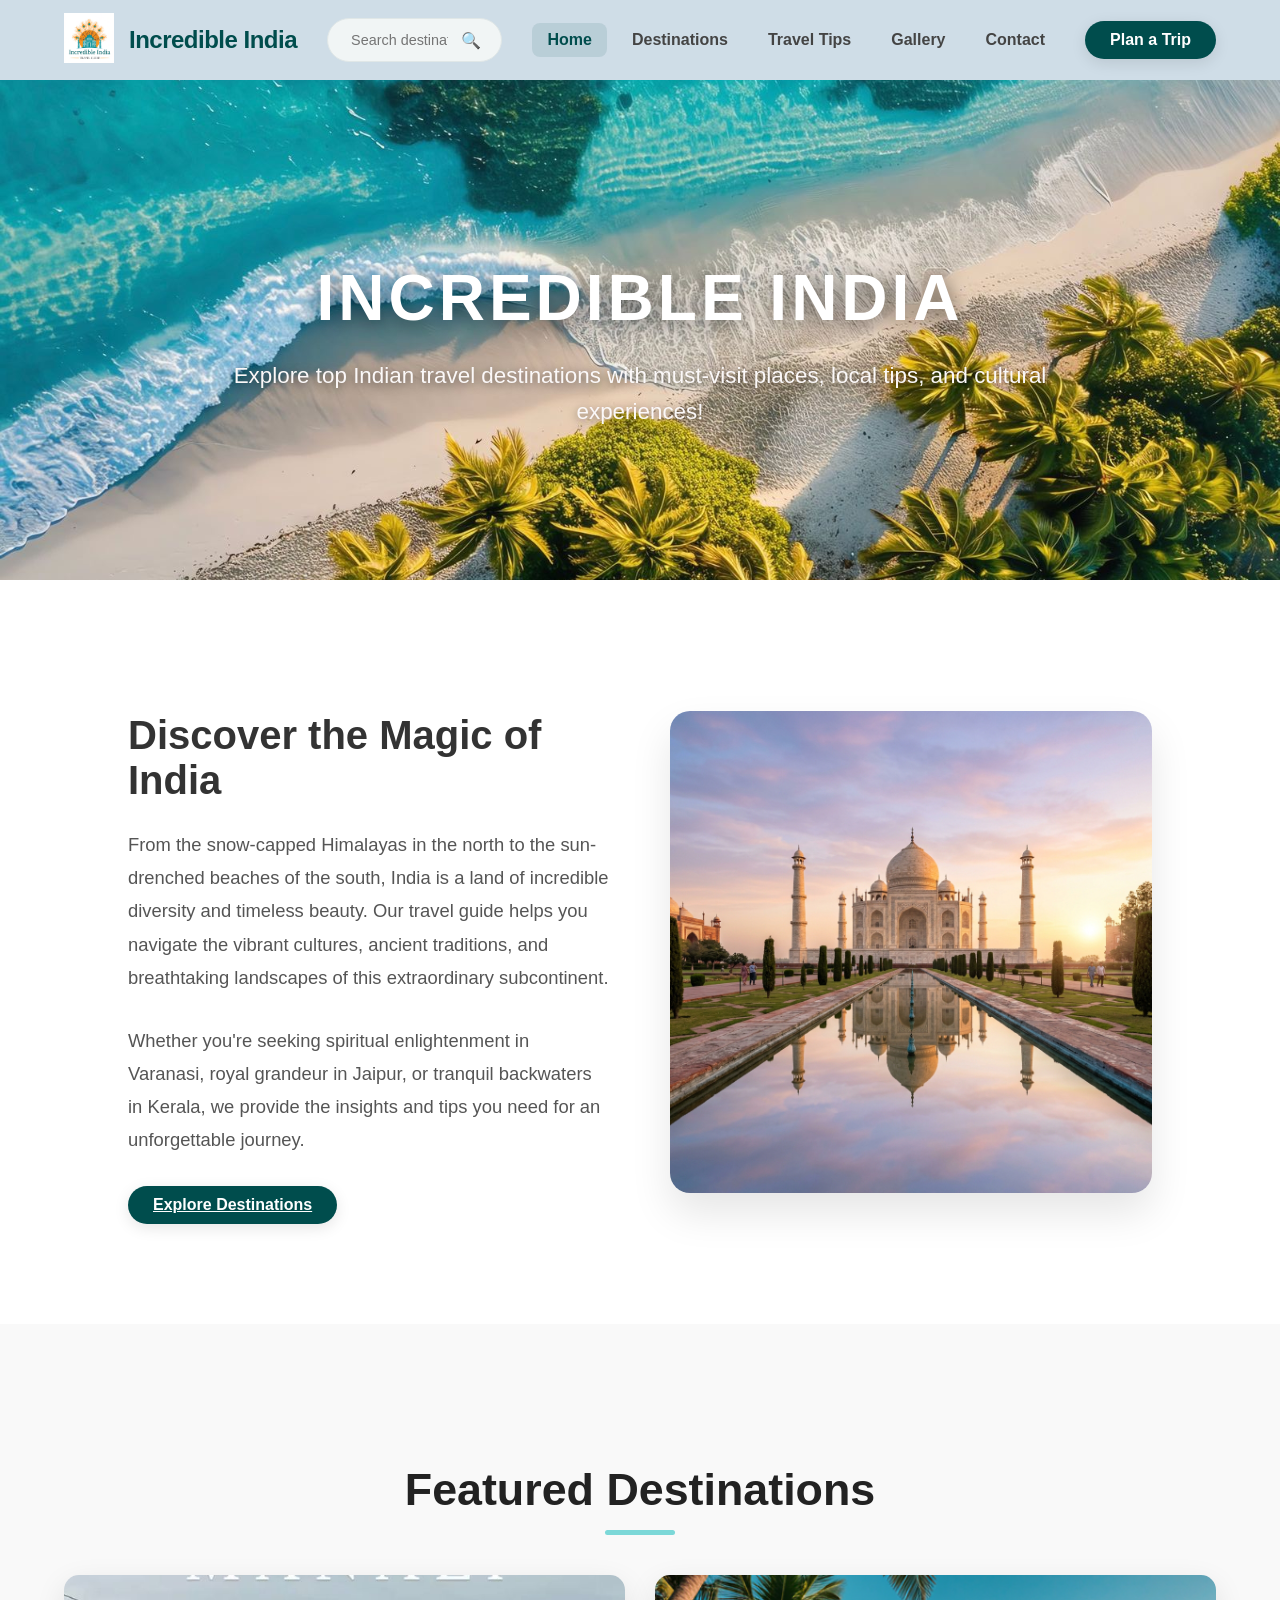
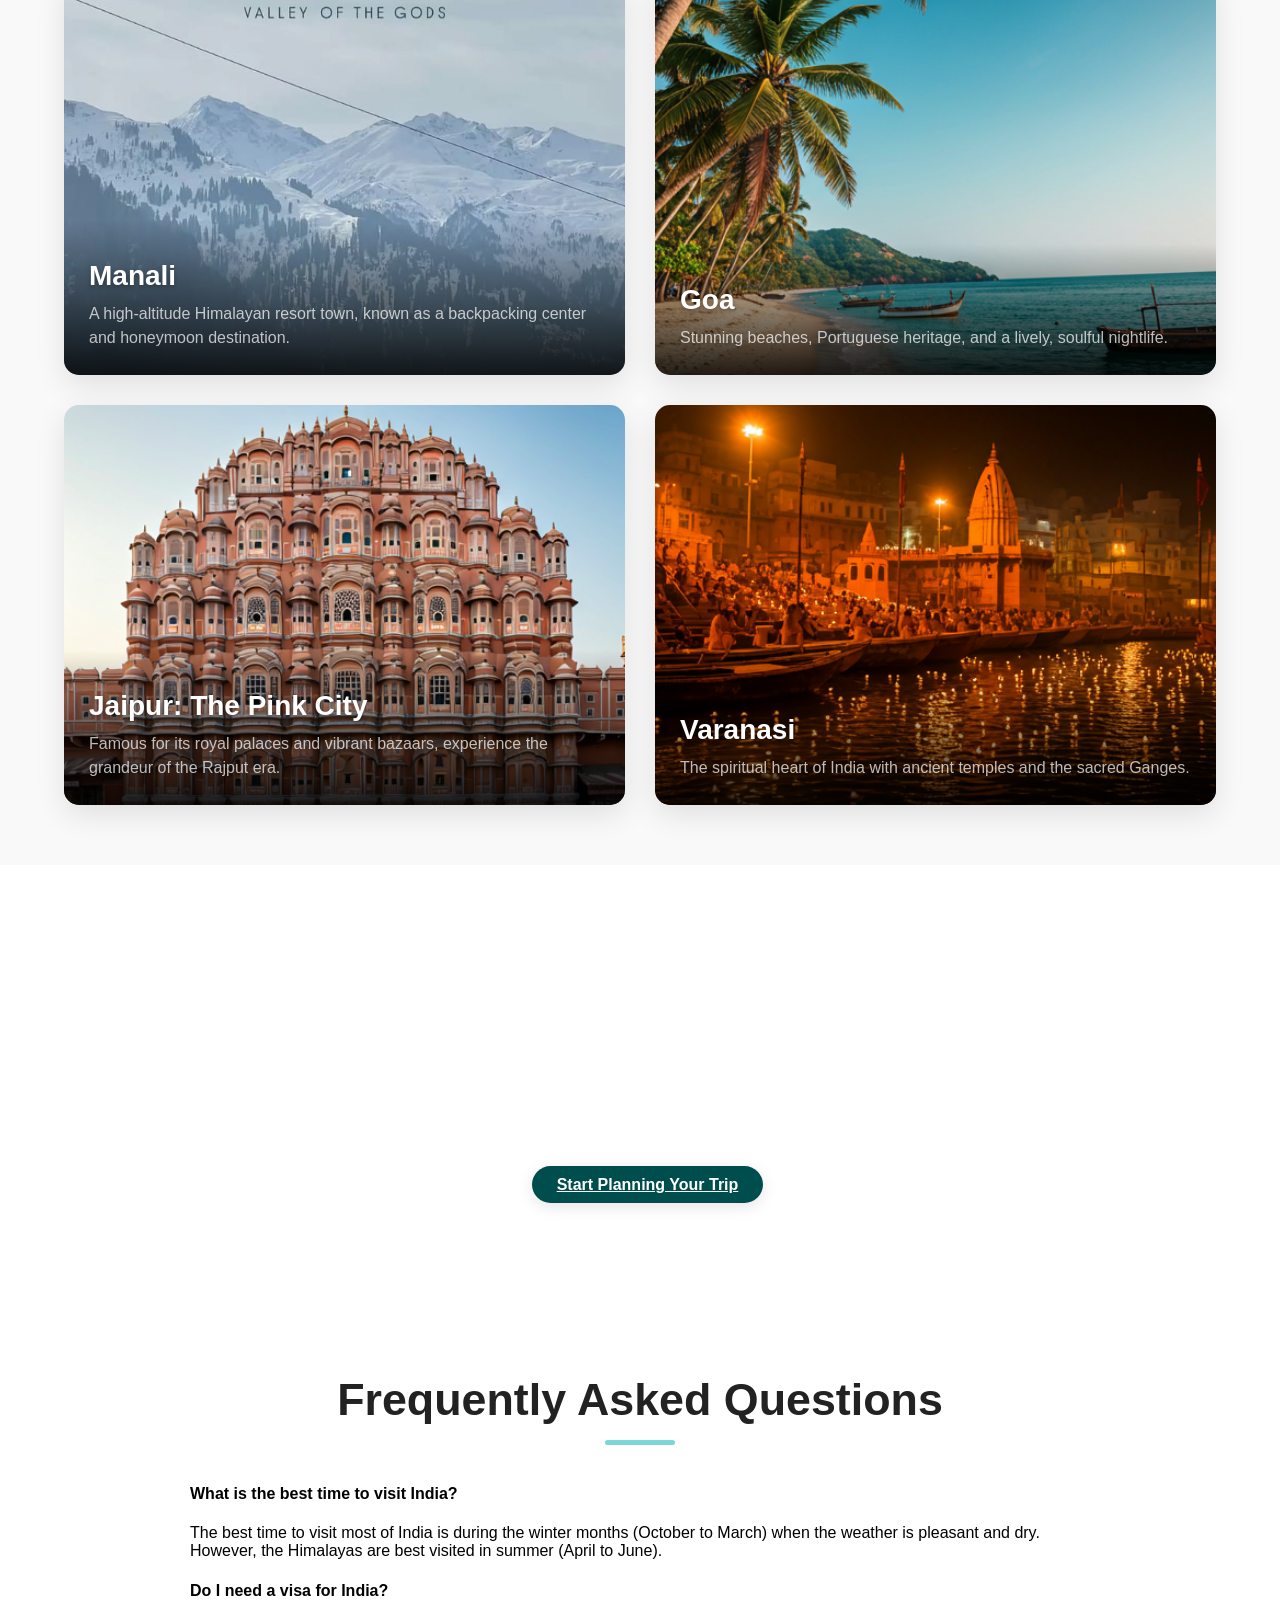
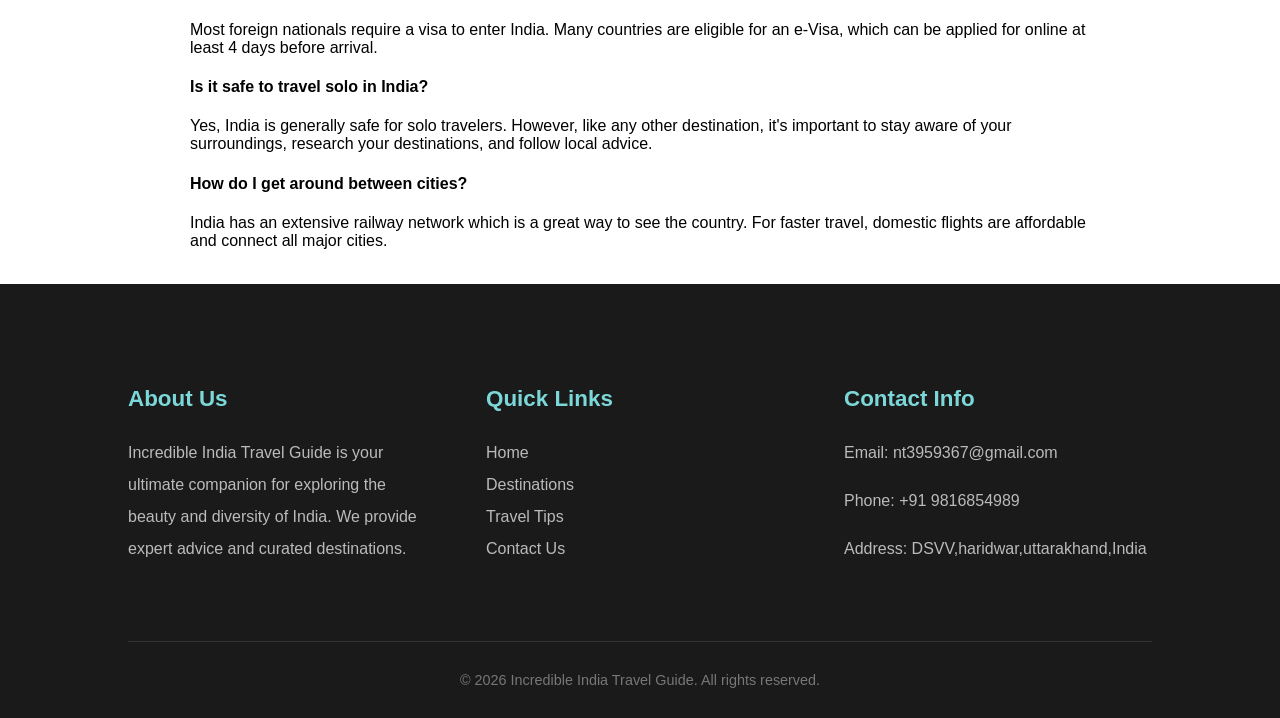
<file: index.html>
<!DOCTYPE html>
<html lang="en">
<head>
    <meta charset="UTF-8">
    <meta name="viewport" content="width=device-width, initial-scale=1.0">
    <title>Document</title>
    <link rel="stylesheet" href="style.css">
</head>
<body>

   <header> 
    <div class="header-left">
        <a id="logo" href="index.html"><img src="./pictures/logo.png" alt="Logo"></a>
        <h2 class="header-title">Incredible India</h2>
    </div>

    <div class="header-center">
        <div class="search-bar">
            <input type="text" placeholder="Search destinations...">
            <button>🔍</button>
        </div>
    </div>

    <nav>
        <a href="index.html" class="active">Home</a>
        <a href="destinations.html">Destinations</a>
        <a href="travel_tips.html">Travel Tips</a>
        <a href="gallery.html">Gallery</a>
        <a href="contact.html">Contact</a>
        <a href="contact.html" class="nav-btn">Plan a Trip</a>
    </nav>
  </header>

  <section class="head-des-image">
    <img id="des-head-img" alt="The Taj Mahal" class="des-tajmahal" src="pictures/background_image.jpg">
    <div class="des-overlay"></div>
    <div class="des-content">
        <h1 class="des-head-image-heading">Incredible India</h1>
        <p class="des-head-font">
            Explore top Indian travel destinations with must-visit places, local tips, and cultural experiences!
        </p>
    </div>
</section>

<!-- Why Choose India Section -->
<section class="home-info-section">
    <div class="home-info-content">
        <h2>Discover the Magic of India</h2>
        <p>
            From the snow-capped Himalayas in the north to the sun-drenched beaches of the south, India is a land of incredible diversity and timeless beauty. Our travel guide helps you navigate the vibrant cultures, ancient traditions, and breathtaking landscapes of this extraordinary subcontinent.
        </p>
        <p>
            Whether you're seeking spiritual enlightenment in Varanasi, royal grandeur in Jaipur, or tranquil backwaters in Kerala, we provide the insights and tips you need for an unforgettable journey.
        </p>
        <a href="destinations.html" class="nav-btn" style="margin-left: 0; display: inline-block;">Explore Destinations</a>
    </div>
    <div class="home-info-image">
        <img src="pictures/india_hero.png" alt="Incredible India">
    </div>
</section>

<!-- Featured Destinations -->
<section class="featured-destinations ">
    
    <h2 class="section-title">Featured Destinations</h2>


    <div class="featured-Destinations">

        <div class="fetured-cards"> 
        <img class="fetured-img" src="pictures/manali1.png" alt="manali">
        <div class="feture-discription">
            <h3 class="fetured-name"> Manali</h3>
            <p class="fetured-short-dis">A high-altitude Himalayan resort town, known as a backpacking center and honeymoon destination.</p> 
        </div>
        </div>
        

        <div class="fetured-cards"> 
        <img class="fetured-img" src="pictures/goa.png" alt="Goa">
        <div class="feture-discription">
            <h3 class="fetured-name"> Goa</h3>
            <p class="fetured-short-dis">Stunning beaches, Portuguese heritage, and a lively, soulful nightlife.</p> 
        </div>
        </div>
        

        <div class="fetured-cards"> 
        <img class="fetured-img" src="pictures/jaipur.png" alt="jaipur">
        <div class="feture-discription">
            <h3 class="fetured-name">Jaipur: The Pink City</h3>
            <p class="fetured-short-dis">Famous for its royal palaces and vibrant bazaars, experience the grandeur of the Rajput era.</p>  
        </div>
        </div>


        <div class="fetured-cards"> 
        <img class="fetured-img" src="pictures/varanasi.png" alt="varanasi">
        <div class="feture-discription">
            <h3 class="fetured-name">Varanasi</h3>
            <p class="fetured-short-dis">The spiritual heart of India with ancient temples and the sacred Ganges.</p> 
        </div>
        </div>

    </div>  
</section>

<!-- Call to Action Section -->
<section class="cta-section">
    <div class="cta-content">
        <h2>Ready to Explore India?</h2>
        <p>Book your personalized tour guide and discover the hidden gems of India with our expert team.</p>
        <a href="contact.html" class="nav-btn">Start Planning Your Trip</a>
    </div>
</section>

<section class="faq-section">
    <h2 class="section-title">Frequently Asked Questions</h2>
    <div class="faq-container" style="max-width: 900px; margin: 0 auto;">
        
        <div class="faq-item">
            <h4>What is the best time to visit India?</h4>
            <p>The best time to visit most of India is during the winter months (October to March) when the weather is pleasant and dry. However, the Himalayas are best visited in summer (April to June).</p>
        </div>

        <div class="faq-item">
            <h4>Do I need a visa for India?</h4>
            <p>Most foreign nationals require a visa to enter India. Many countries are eligible for an e-Visa, which can be applied for online at least 4 days before arrival.</p>
        </div>

        <div class="faq-item">
            <h4>Is it safe to travel solo in India?</h4>
            <p>Yes, India is generally safe for solo travelers. However, like any other destination, it's important to stay aware of your surroundings, research your destinations, and follow local advice.</p>
        </div>

        <div class="faq-item">
            <h4>How do I get around between cities?</h4>
            <p>India has an extensive railway network which is a great way to see the country. For faster travel, domestic flights are affordable and connect all major cities.</p>
        </div>

    </div>
  </section>
<br>

<footer>
    <div class="footer-container">
        <div class="footer-box">
            <h3>About Us</h3>
            <p>Incredible India Travel Guide is your ultimate companion for exploring the beauty and diversity of India. We provide expert advice and curated destinations.</p>
        </div>
        <div class="footer-box">
            <h3>Quick Links</h3>
            <a href="index.html">Home</a>
            <a href="destinations.html">Destinations</a>
            <a href="travel_tips.html">Travel Tips</a>
            <a href="contact.html">Contact Us</a>
        </div>
        <div class="footer-box">
            <h3>Contact Info</h3>
            <p>Email: nt3959367@gmail.com</p>
            <p>Phone: +91 9816854989</p>
            <p>Address: DSVV,haridwar,uttarakhand,India</p>
        </div>
    </div>
    <div class="footer-bottom">
        &copy; 2026 Incredible India Travel Guide. All rights reserved.
    </div>
</footer>
</body>
</html>
</file>
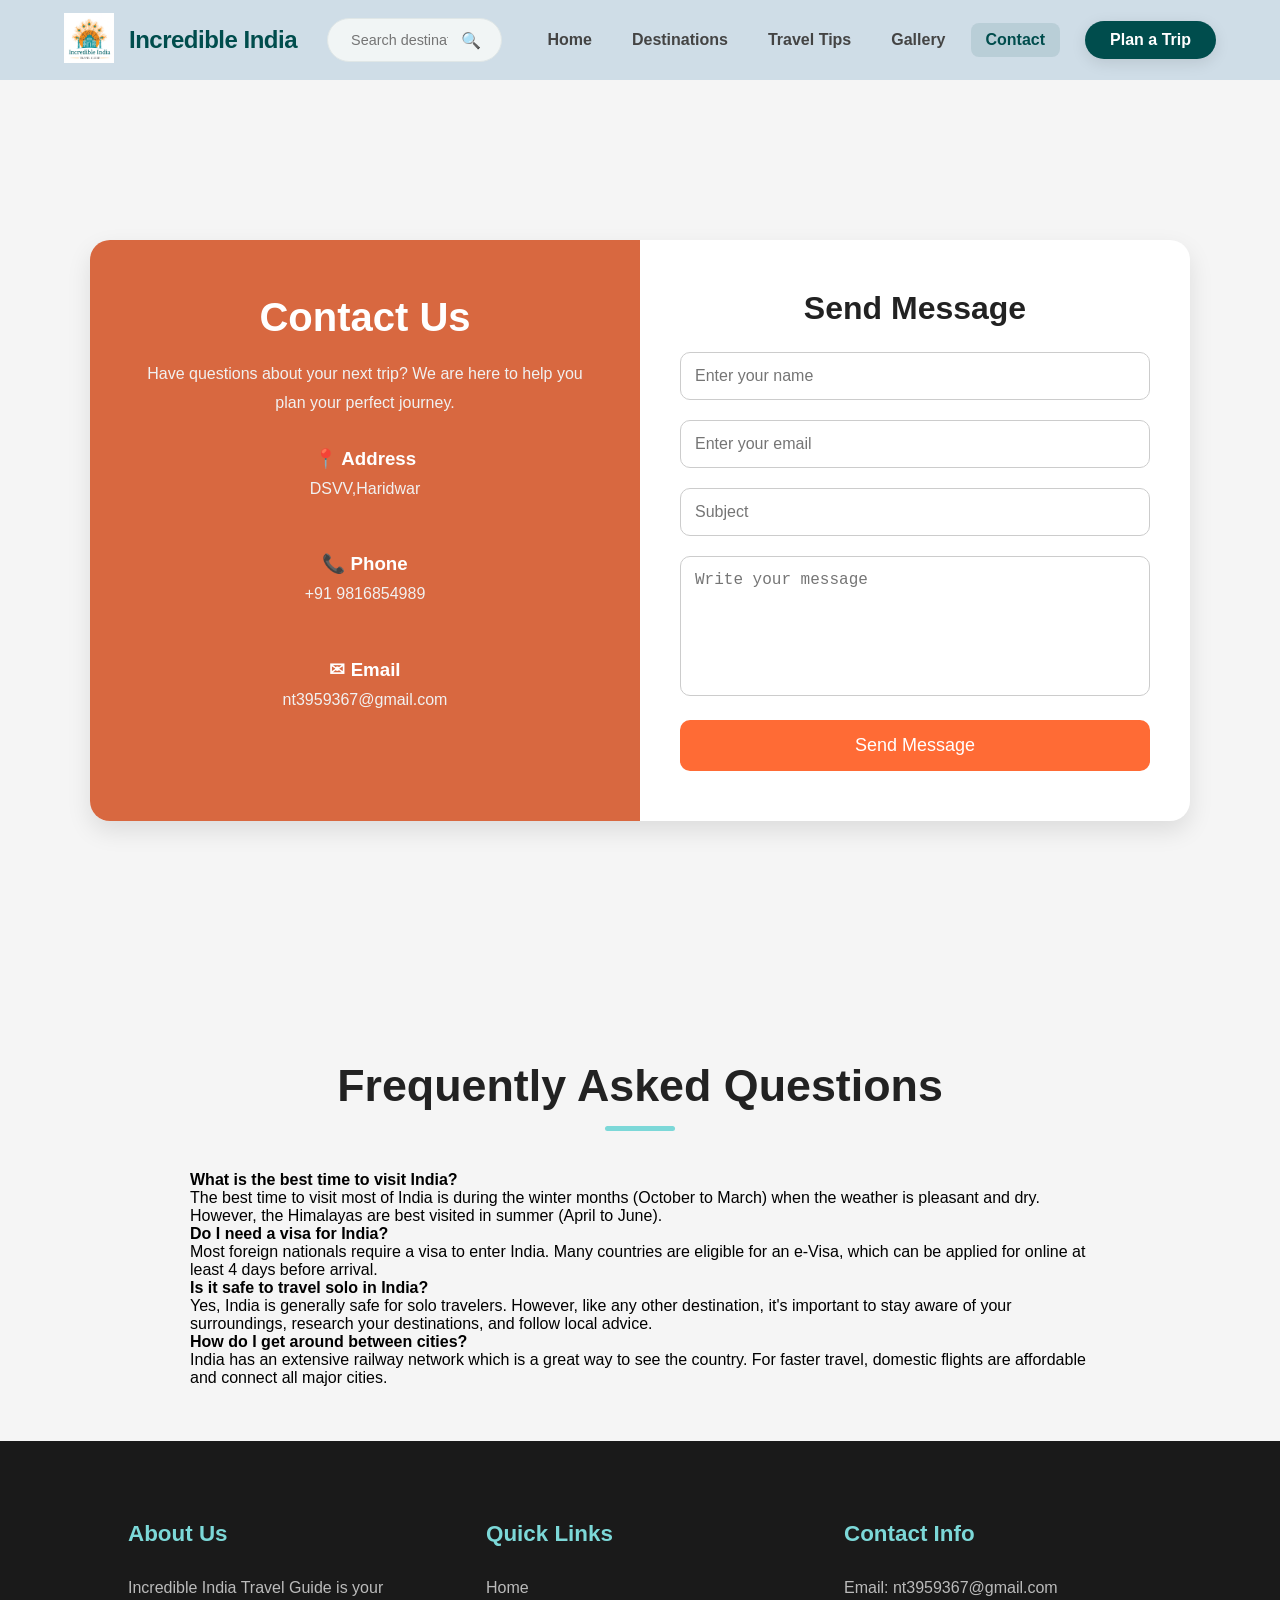
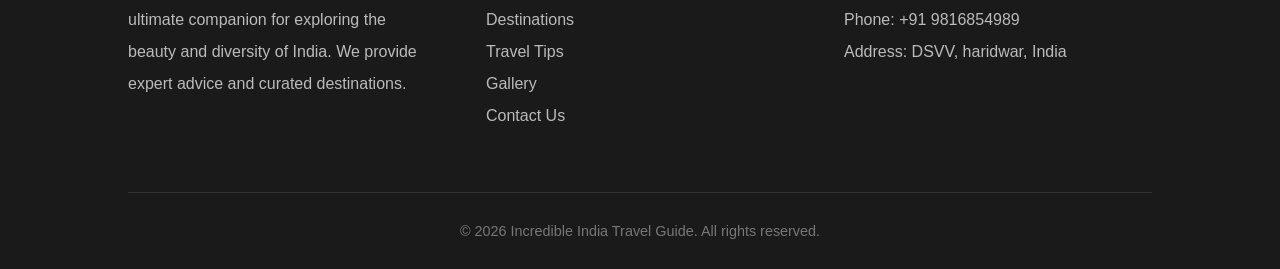
<file: contact.html>
<!DOCTYPE html>
<html lang="en">
<head>
  <meta charset="UTF-8">
  <meta name="viewport" content="width=device-width, initial-scale=1.0">
  <title>Contact Us</title>
  <link rel="stylesheet" href="style.css">

  <style>

    *{
      margin: 0;
      padding: 0;
      box-sizing: border-box;
    }

    body{
      font-family: Arial, sans-serif;
      background: #f5f5f5;
    }

    /* Contact Section */

    .contact-section{
      min-height: 100vh;
      display: flex;
      justify-content: center;
      align-items: center;
      padding: 40px 20px;
    }

    .contact-container{
      width: 100%;
      max-width: 1100px;

      background: white;
      border-radius: 20px;
      overflow: hidden;

      display: grid;
      grid-template-columns: repeat(auto-fit, minmax(320px, 1fr));

      box-shadow: 0 10px 25px rgba(0,0,0,0.1);
    }

    /* Left Side */

    .contact-info{
      background: #d86840;
      color: white;
      padding: 50px 40px;
      display: flex;
      flex-direction: column;
      justify-content: center;
    }

    .contact-info h1{
      font-size: 40px;
      margin-bottom: 20px;
    }

    .contact-info p{
      line-height: 1.8;
      margin-bottom: 30px;
      color: #f1f1f1;
    }

    .info-box{
      margin-bottom: 20px;
    }

    .info-box h3{
      margin-bottom: 5px;
    }

    /* Right Side */

    .contact-form{
      padding: 50px 40px;
    }

    .contact-form h2{
      font-size: 32px;
      margin-bottom: 25px;
      color: #222;
    }

    .input-box{
      margin-bottom: 20px;
    }

    .input-box input,
    .input-box textarea{
      width: 100%;
      padding: 14px;

      border: 1px solid #ccc;
      border-radius: 10px;

      font-size: 16px;
      outline: none;
    }

    .input-box textarea{
      resize: none;
      height: 140px;
    }

    .input-box input:focus,
    .input-box textarea:focus{
      border-color: #ff6b35;
    }

    .submit-btn{
      width: 100%;
      padding: 15px;

      border: none;
      border-radius: 10px;

      background: #ff6b35;
      color: white;

      font-size: 18px;
      cursor: pointer;

      transition: 0.3s;
    }

    .submit-btn:hover{
      background: #e85a2a;
    }

    /* Mobile */

    @media(max-width: 768px){

      .contact-info{
        text-align: center;
      }

      .contact-info h1{
        font-size: 32px;
      }

      .contact-form{
        padding: 40px 25px;
      }
    }

  </style>
</head>

<body>


   <header> 
    <div class="header-left">
        <a id="logo" href="index.html"><img src="./pictures/logo.png" alt="Logo"></a>
        <h2 class="header-title">Incredible India</h2>
    </div>

    <div class="header-center">
        <div class="search-bar">
            <input type="text" placeholder="Search destinations...">
            <button>🔍</button>
        </div>
    </div>

    <nav>
        <a href="index.html">Home</a>
        <a href="destinations.html">Destinations</a>
        <a href="travel_tips.html">Travel Tips</a>
        <a href="gallery.html">Gallery</a>
        <a href="contact.html" class="active">Contact</a>
        <a href="contact.html" class="nav-btn">Plan a Trip</a>
    </nav>
  </header>
  <section class="contact-section">

    <div class="contact-container">

      <!-- Left Side -->

      <div class="contact-info">

        <h1>Contact Us</h1>

        <p>
          Have questions about your next trip? 
          We are here to help you plan your perfect journey.
        </p>

        <div class="info-box">
          <h3>📍 Address</h3>
          <p>DSVV,Haridwar</p>
        </div>

        <div class="info-box">
          <h3>📞 Phone</h3>
          <p>+91 9816854989</p>
        </div>

        <div class="info-box">
          <h3>✉ Email</h3>
          <p>nt3959367@gmail.com</p>
        </div>

      </div>

      <!-- Right Side -->

      <div class="contact-form">

        <h2>Send Message</h2>

        <form>

          <div class="input-box">
            <input type="text" placeholder="Enter your name" required>
          </div>

          <div class="input-box">
            <input type="email" placeholder="Enter your email" required>
          </div>

          <div class="input-box">
            <input type="text" placeholder="Subject">
          </div>

          <div class="input-box">
            <textarea placeholder="Write your message"></textarea>
          </div>

          <button class="submit-btn">
            Send Message
          </button>

        </form>

      </div>

    </div>

  </section>

  <section class="faq-section">
    <h2 class="section-title">Frequently Asked Questions</h2>
    <div class="faq-container" style="max-width: 900px; margin: 0 auto;">
        
        <div class="faq-item">
            <h4>What is the best time to visit India?</h4>
            <p>The best time to visit most of India is during the winter months (October to March) when the weather is pleasant and dry. However, the Himalayas are best visited in summer (April to June).</p>
        </div>

        <div class="faq-item">
            <h4>Do I need a visa for India?</h4>
            <p>Most foreign nationals require a visa to enter India. Many countries are eligible for an e-Visa, which can be applied for online at least 4 days before arrival.</p>
        </div>

        <div class="faq-item">
            <h4>Is it safe to travel solo in India?</h4>
            <p>Yes, India is generally safe for solo travelers. However, like any other destination, it's important to stay aware of your surroundings, research your destinations, and follow local advice.</p>
        </div>

        <div class="faq-item">
            <h4>How do I get around between cities?</h4>
            <p>India has an extensive railway network which is a great way to see the country. For faster travel, domestic flights are affordable and connect all major cities.</p>
        </div>

    </div>
  </section>
<br>
<br>
<br>

<footer>
    <div class="footer-container">
        <div class="footer-box">
            <h3>About Us</h3>
            <p>Incredible India Travel Guide is your ultimate companion for exploring the beauty and diversity of India. We provide expert advice and curated destinations.</p>
        </div>
        <div class="footer-box">
            <h3>Quick Links</h3>
            <a href="index.html">Home</a>
            <a href="destinations.html">Destinations</a>
            <a href="travel_tips.html">Travel Tips</a>
            <a href="gallery.html">Gallery</a>
            <a href="contact.html">Contact Us</a>
        </div>
        <div class="footer-box">
            <h3>Contact Info</h3>
            <p>Email: nt3959367@gmail.com</p>
            <p>Phone: +91 9816854989</p>
            <p>Address: DSVV, haridwar, India</p>
        </div>
    </div>
    <div class="footer-bottom">
        &copy; 2026 Incredible India Travel Guide. All rights reserved.
    </div>
</footer>
</body>
</html>
</file>
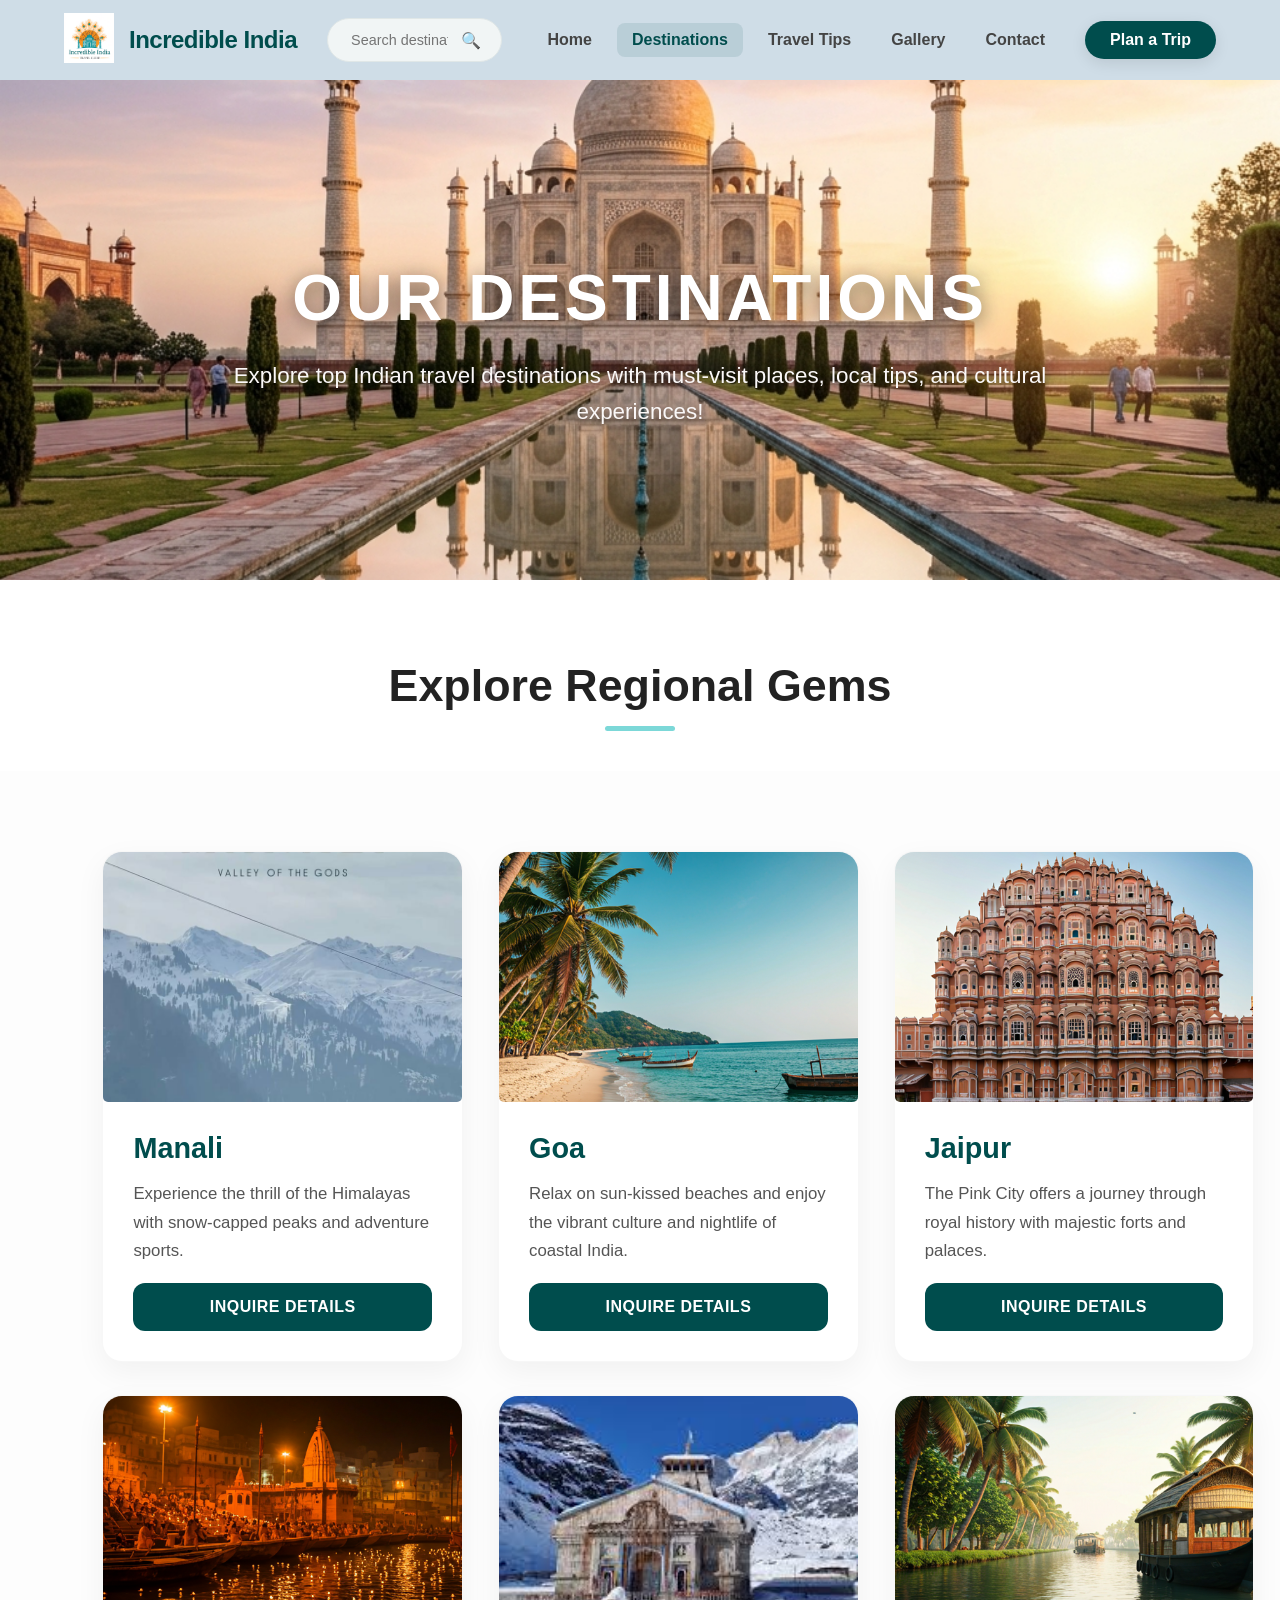
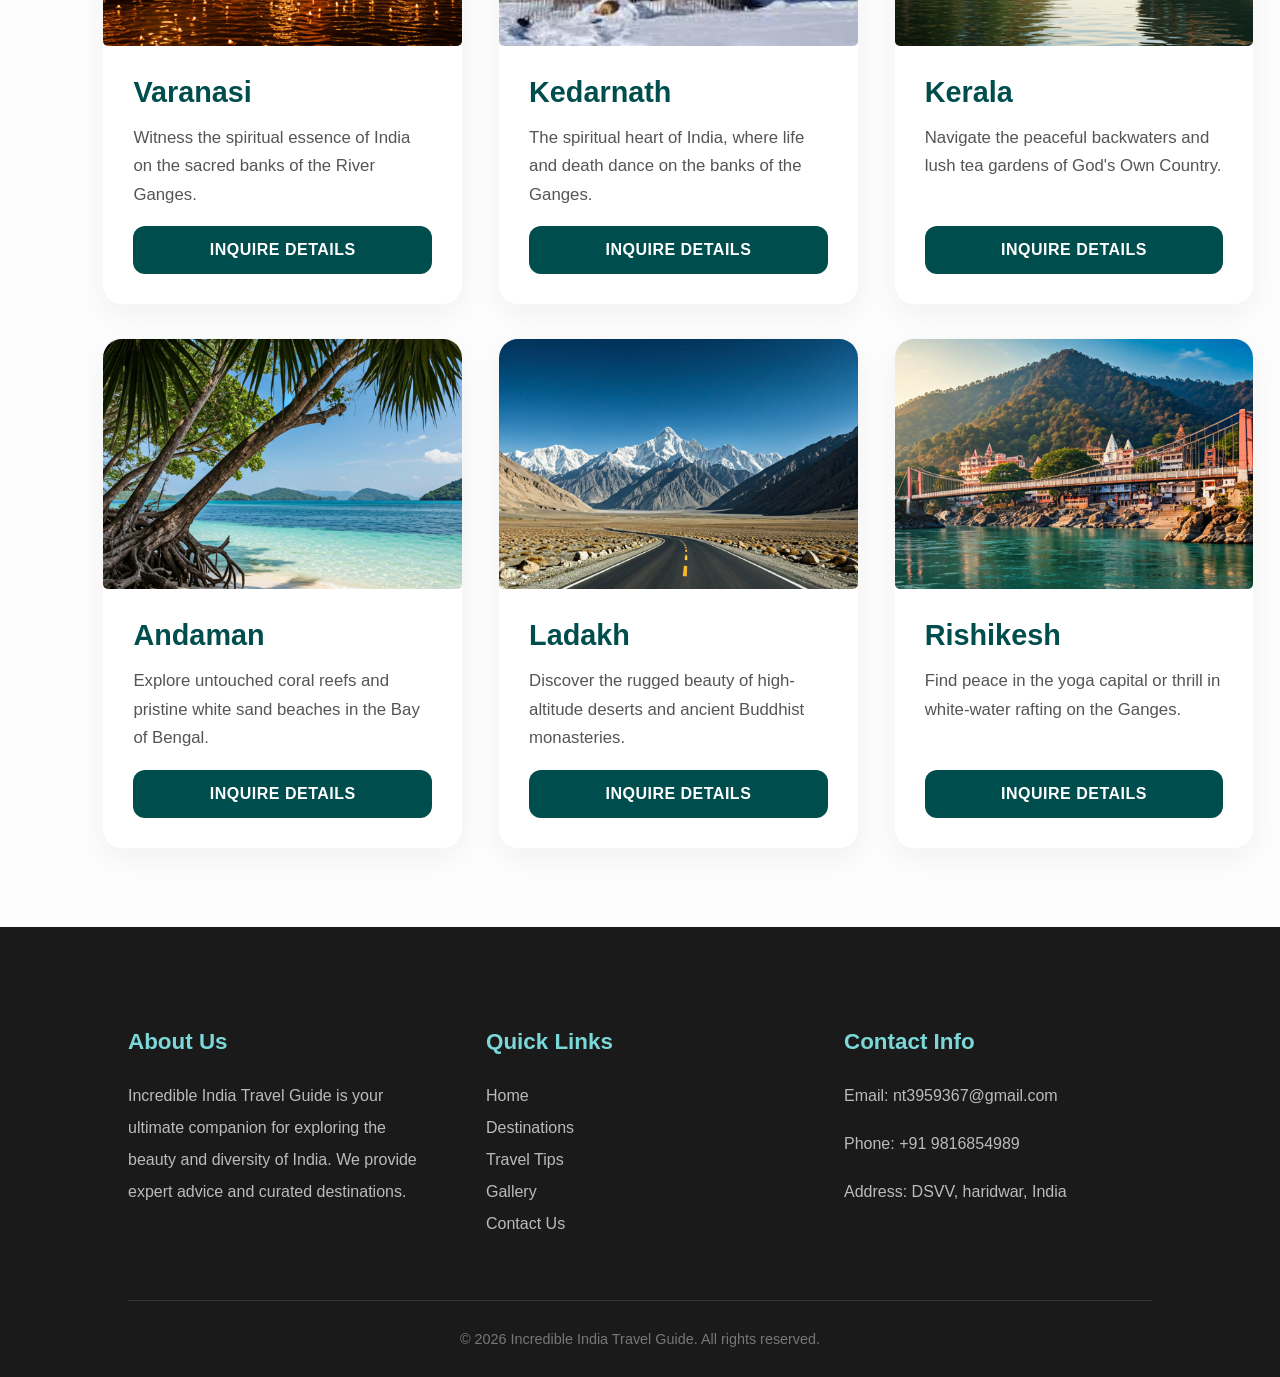
<file: destinations.html>
<!DOCTYPE html>
<html lang="en">
<head>
    <meta charset="UTF-8">
    <meta name="viewport" content="width=device-width, initial-scale=1.0">
    <title>Destinations - Incredible India Travel Guide</title>
    <link rel="stylesheet" href="style.css">
</head>
<body>

   <header> 
    <div class="header-left">
        <a id="logo" href="index.html"><img src="./pictures/logo.png" alt="Logo"></a>
        <h2 class="header-title">Incredible India</h2>
    </div>

    <div class="header-center">
        <div class="search-bar">
            <input type="text" placeholder="Search destinations...">
            <button>🔍</button>
        </div>
    </div>

    <nav>
        <a href="index.html">Home</a>
        <a href="destinations.html" class="active">Destinations</a>
        <a href="travel_tips.html">Travel Tips</a>
        <a href="gallery.html">Gallery</a>
        <a href="contact.html">Contact</a>
        <a href="contact.html" class="nav-btn">Plan a Trip</a>
    </nav>
  </header>

   
<section class="head-des-image">
    <img id="des-head-img" alt="The Taj Mahal" class="des-tajmahal" src="pictures/india_hero.png">
    <div class="des-overlay"></div>
    <div class="des-content">
        <h1 class="des-head-image-heading">Our Destinations</h1>
        <p class="des-head-font">
            Explore top Indian travel destinations with must-visit places, local tips, and cultural experiences!
        </p>
    </div>
</section>


<h2 class="section-title">Explore Regional Gems</h2>


    <div class="Destinations">

        <div class="dis-cards"> 
            <div class="dis-img-container">
                <img class="dis-img" src="pictures/manali1.png" alt="manali">
            </div>
            <div class="dis-content-box">
                <h3 class="dis-name">Manali</h3>
                <p class="short-dis">Experience the thrill of the Himalayas with snow-capped peaks and adventure sports.</p>
                <button class="dis-inquire">Inquire Details</button>  
            </div>
        </div>

        <div class="dis-cards"> 
            <div class="dis-img-container">
                <img class="dis-img" src="pictures/goa.png" alt="Goa">
            </div>
            <div class="dis-content-box">
                <h3 class="dis-name">Goa</h3>
                <p class="short-dis">Relax on sun-kissed beaches and enjoy the vibrant culture and nightlife of coastal India.</p>
                <button class="dis-inquire">Inquire Details</button>  
            </div>
        </div>

        <div class="dis-cards"> 
            <div class="dis-img-container">
                <img class="dis-img" src="pictures/jaipur.png" alt="jaipur">
            </div>
            <div class="dis-content-box">
                <h3 class="dis-name">Jaipur</h3>
                <p class="short-dis">The Pink City offers a journey through royal history with majestic forts and palaces.</p>
                <button class="dis-inquire">Inquire Details</button>  
            </div>
        </div>

        <div class="dis-cards"> 
            <div class="dis-img-container">
                <img class="dis-img" src="pictures/varanasi.png" alt="varanasi">
            </div>
            <div class="dis-content-box">
                <h3 class="dis-name">Varanasi</h3>
                <p class="short-dis">Witness the spiritual essence of India on the sacred banks of the River Ganges.</p>
                <button class="dis-inquire">Inquire Details</button>  
            </div>
        </div>

        <div class="dis-cards"> 
            <div class="dis-img-container">
                <img class="dis-img" src="pictures/kedarnath.png" alt="Kedarnath">
            </div>
            <div class="dis-content-box">
                <h3 class="dis-name">Kedarnath</h3>
                <p class="short-dis">The spiritual heart of India, where life and death dance on the banks of the Ganges.</p>
                <button class="dis-inquire">Inquire Details</button>  
            </div>
        </div>

        <div class="dis-cards"> 
            <div class="dis-img-container">
                <img class="dis-img" src="pictures/kerala.png" alt="Kerala">
            </div>
            <div class="dis-content-box">
                <h3 class="dis-name">Kerala</h3>
                <p class="short-dis">Navigate the peaceful backwaters and lush tea gardens of God's Own Country.</p>
                <button class="dis-inquire">Inquire Details</button>  
            </div>
        </div>

        <div class="dis-cards"> 
            <div class="dis-img-container">
                <img class="dis-img" src="pictures/andaman.png" alt="Andaman">
            </div>
            <div class="dis-content-box">
                <h3 class="dis-name">Andaman</h3>
                <p class="short-dis">Explore untouched coral reefs and pristine white sand beaches in the Bay of Bengal.</p>
                <button class="dis-inquire">Inquire Details</button>  
            </div>
        </div>

        <div class="dis-cards"> 
            <div class="dis-img-container">
                <img class="dis-img" src="pictures/ladakh.png" alt="Ladakh">
            </div>
            <div class="dis-content-box">
                <h3 class="dis-name">Ladakh</h3>
                <p class="short-dis">Discover the rugged beauty of high-altitude deserts and ancient Buddhist monasteries.</p>
                <button class="dis-inquire">Inquire Details</button>  
            </div>
        </div>

        <div class="dis-cards"> 
            <div class="dis-img-container">
                <img class="dis-img" src="pictures/rishikesh.png" alt="Rishikesh">
            </div>
            <div class="dis-content-box">
                <h3 class="dis-name">Rishikesh</h3>
                <p class="short-dis">Find peace in the yoga capital or thrill in white-water rafting on the Ganges.</p>
                <button class="dis-inquire">Inquire Details</button>  
            </div>
        </div>

    </div>  

<footer>
    <div class="footer-container">
        <div class="footer-box">
            <h3>About Us</h3>
            <p>Incredible India Travel Guide is your ultimate companion for exploring the beauty and diversity of India. We provide expert advice and curated destinations.</p>
        </div>
        <div class="footer-box">
            <h3>Quick Links</h3>
            <a href="index.html">Home</a>
            <a href="destinations.html">Destinations</a>
            <a href="travel_tips.html">Travel Tips</a>
            <a href="gallery.html">Gallery</a>
            <a href="contact.html">Contact Us</a>
        </div>
        <div class="footer-box">
            <h3>Contact Info</h3>
            <p>Email: nt3959367@gmail.com</p>
            <p>Phone: +91 9816854989</p>
            <p>Address: DSVV, haridwar, India</p>
        </div>
    </div>
    <div class="footer-bottom">
        &copy; 2026 Incredible India Travel Guide. All rights reserved.
    </div>
</footer>
</body>
</html>
</file>
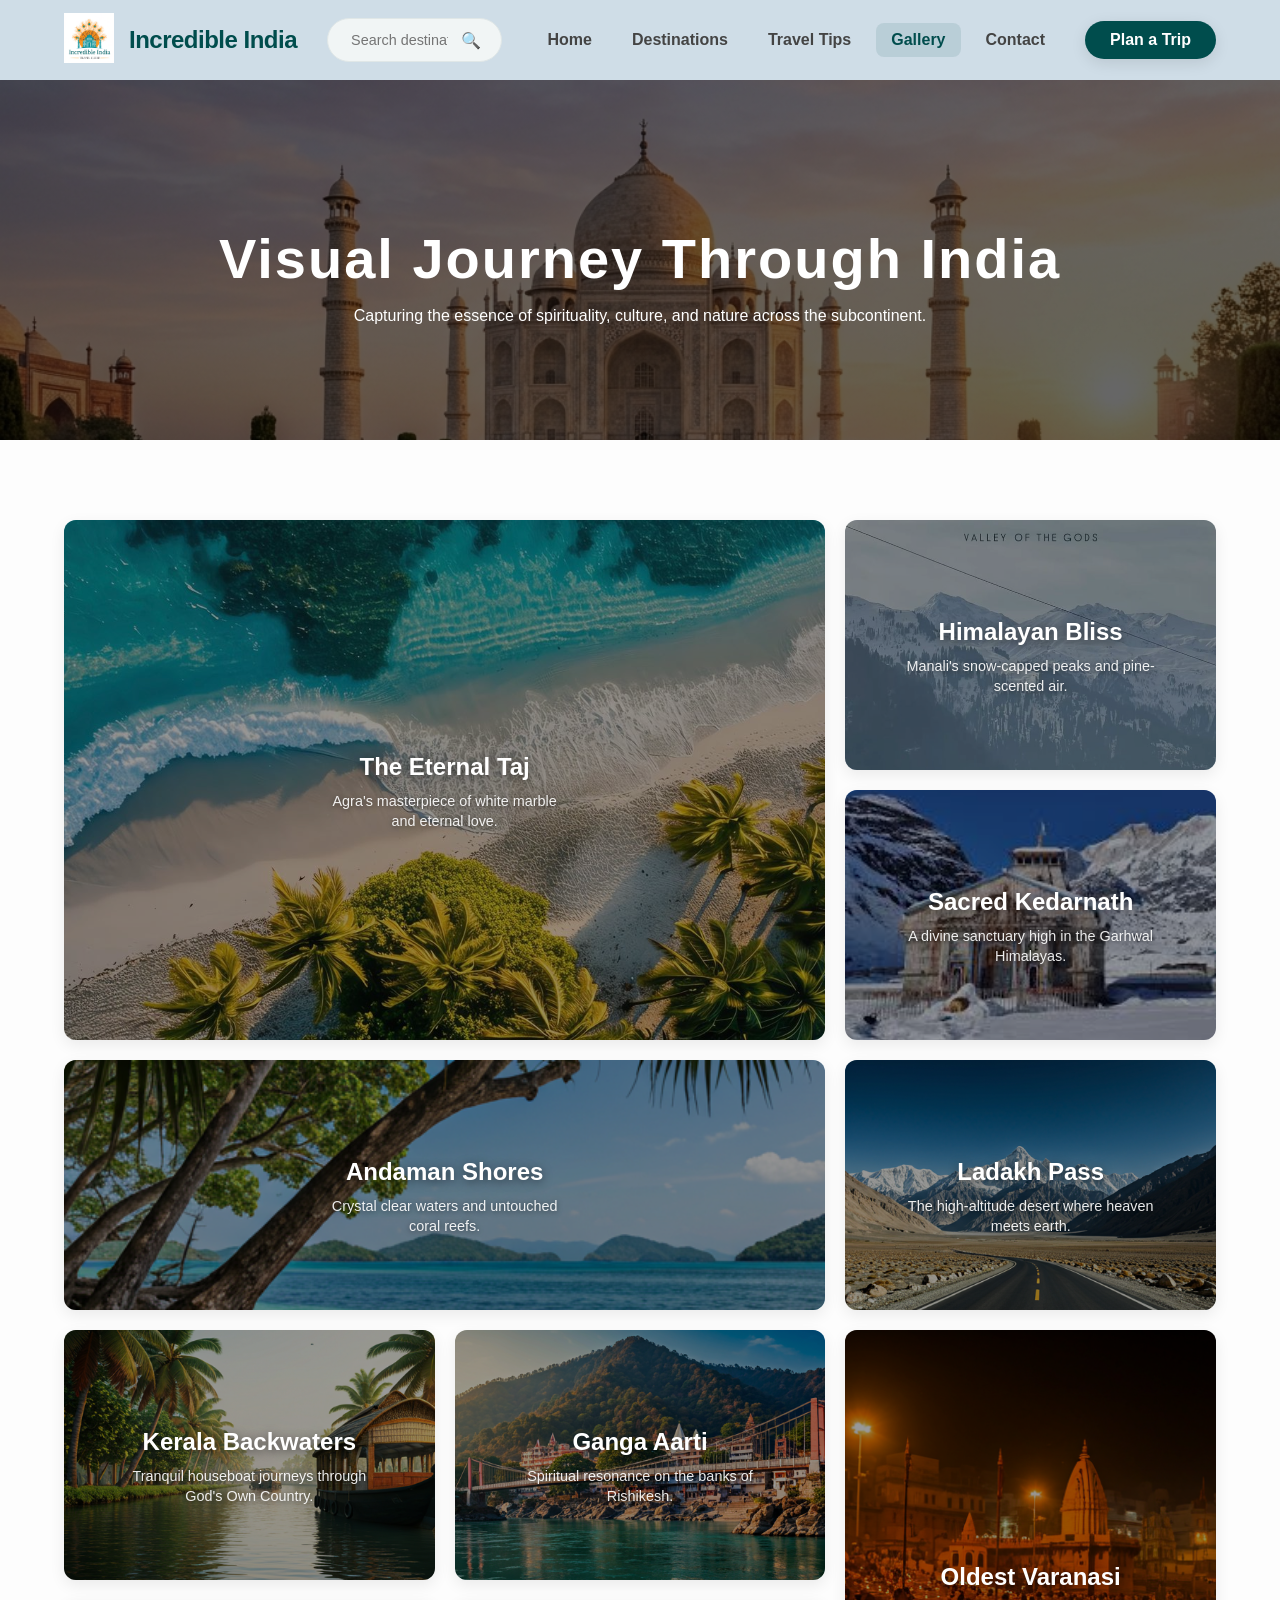
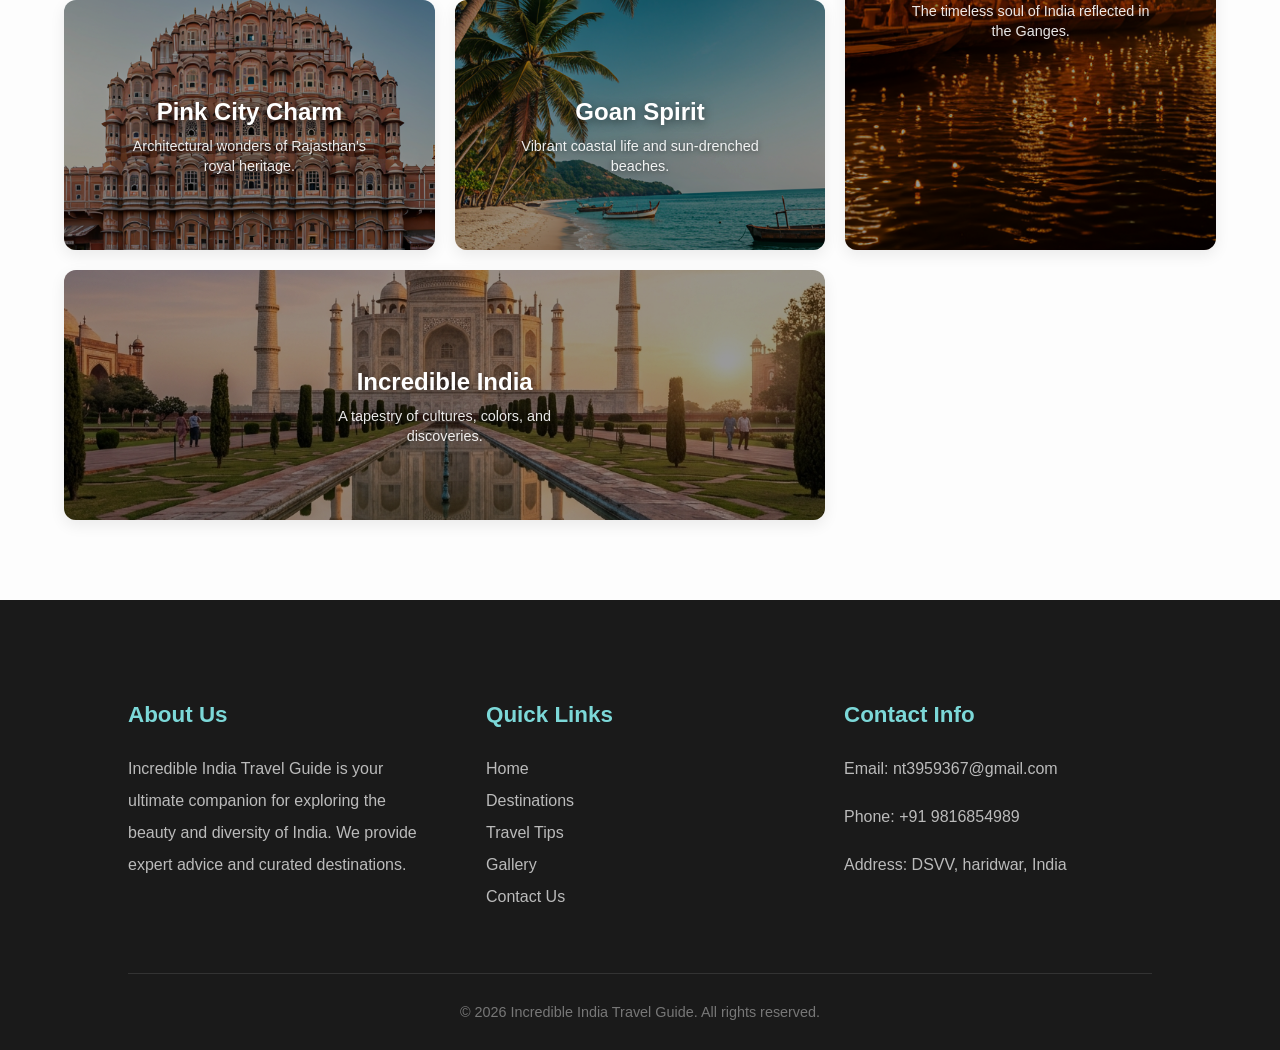
<file: gallery.html>
<!DOCTYPE html>
<html lang="en">
<head>
  <meta charset="UTF-8" />
  <meta name="viewport" content="width=device-width, initial-scale=1.0"/>
  <title>Travel Gallery</title>
  <link rel="stylesheet" href="style.css">

</head>

<body>

   <header> 
    <div class="header-left">
        <a id="logo" href="index.html"><img src="./pictures/logo.png" alt="Logo"></a>
        <h2 class="header-title">Incredible India</h2>
    </div>

    <div class="header-center">
        <div class="search-bar">
            <input type="text" placeholder="Search destinations...">
            <button>🔍</button>
        </div>
    </div>

    <nav>
        <a href="index.html">Home</a>
        <a href="destinations.html">Destinations</a>
        <a href="travel_tips.html">Travel Tips</a>
        <a href="gallery.html" class="active">Gallery</a>
        <a href="contact.html">Contact</a>
        <a href="contact.html" class="nav-btn">Plan a Trip</a>
    </nav>
  </header>
  <section class="gallery-hero">
      <div class="gallery-hero-content">
          <h1>Visual Journey Through India</h1>
          <p>Capturing the essence of spirituality, culture, and nature across the subcontinent.</p>
      </div>
  </section>

  <main class="gallery-section">
      <div class="gallery-grid">
          
          <div class="gallery-item large">
              <img src="pictures/background_image.jpg" alt="Taj Mahal">
              <div class="gallery-overlay">
                  <div class="overlay-content">
                      <h3>The Eternal Taj</h3>
                      <p>Agra's masterpiece of white marble and eternal love.</p>
                  </div>
              </div>
          </div>

          <div class="gallery-item">
              <img src="pictures/manali1.png" alt="Manali">
              <div class="gallery-overlay">
                  <div class="overlay-content">
                      <h3>Himalayan Bliss</h3>
                      <p>Manali's snow-capped peaks and pine-scented air.</p>
                  </div>
              </div>
          </div>

          <div class="gallery-item">
              <img src="pictures/kedarnath.png" alt="Kedarnath">
              <div class="gallery-overlay">
                  <div class="overlay-content">
                      <h3>Sacred Kedarnath</h3>
                      <p>A divine sanctuary high in the Garhwal Himalayas.</p>
                  </div>
              </div>
          </div>

          <div class="gallery-item wide">
              <img src="pictures/andaman.png" alt="Andaman">
              <div class="gallery-overlay">
                  <div class="overlay-content">
                      <h3>Andaman Shores</h3>
                      <p>Crystal clear waters and untouched coral reefs.</p>
                  </div>
              </div>
          </div>

          <div class="gallery-item">
              <img src="pictures/ladakh.png" alt="Ladakh">
              <div class="gallery-overlay">
                  <div class="overlay-content">
                      <h3>Ladakh Pass</h3>
                      <p>The high-altitude desert where heaven meets earth.</p>
                  </div>
              </div>
          </div>

          <div class="gallery-item">
              <img src="pictures/kerala.png" alt="Kerala">
              <div class="gallery-overlay">
                  <div class="overlay-content">
                      <h3>Kerala Backwaters</h3>
                      <p>Tranquil houseboat journeys through God's Own Country.</p>
                  </div>
              </div>
          </div>

          <div class="gallery-item">
              <img src="pictures/rishikesh.png" alt="Rishikesh">
              <div class="gallery-overlay">
                  <div class="overlay-content">
                      <h3>Ganga Aarti</h3>
                      <p>Spiritual resonance on the banks of Rishikesh.</p>
                  </div>
              </div>
          </div>

          <div class="gallery-item tall">
              <img src="pictures/varanasi.png" alt="Varanasi">
              <div class="gallery-overlay">
                  <div class="overlay-content">
                      <h3>Oldest Varanasi</h3>
                      <p>The timeless soul of India reflected in the Ganges.</p>
                  </div>
              </div>
          </div>

          <div class="gallery-item">
              <img src="pictures/jaipur.png" alt="Jaipur">
              <div class="gallery-overlay">
                  <div class="overlay-content">
                      <h3>Pink City Charm</h3>
                      <p>Architectural wonders of Rajasthan's royal heritage.</p>
                  </div>
              </div>
          </div>

          <div class="gallery-item">
              <img src="pictures/goa.png" alt="Goa">
              <div class="gallery-overlay">
                  <div class="overlay-content">
                      <h3>Goan Spirit</h3>
                      <p>Vibrant coastal life and sun-drenched beaches.</p>
                  </div>
              </div>
          </div>

          <div class="gallery-item wide">
              <img src="pictures/india_hero.png" alt="India Hero">
              <div class="gallery-overlay">
                  <div class="overlay-content">
                      <h3>Incredible India</h3>
                      <p>A tapestry of cultures, colors, and discoveries.</p>
                  </div>
              </div>
          </div>

      </div>
  </main>
<footer>
    <div class="footer-container">
        <div class="footer-box">
            <h3>About Us</h3>
            <p>Incredible India Travel Guide is your ultimate companion for exploring the beauty and diversity of India. We provide expert advice and curated destinations.</p>
        </div>
        <div class="footer-box">
            <h3>Quick Links</h3>
            <a href="index.html">Home</a>
            <a href="destinations.html">Destinations</a>
            <a href="travel_tips.html">Travel Tips</a>
            <a href="gallery.html">Gallery</a>
            <a href="contact.html">Contact Us</a>
        </div>
        <div class="footer-box">
            <h3>Contact Info</h3>
            <p>Email: nt3959367@gmail.com</p>
            <p>Phone: +91 9816854989</p>
            <p>Address: DSVV, haridwar, India</p>
        </div>
    </div>
    <div class="footer-bottom">
        &copy; 2026 Incredible India Travel Guide. All rights reserved.
    </div>
</footer>
</body>
</html>
</file>
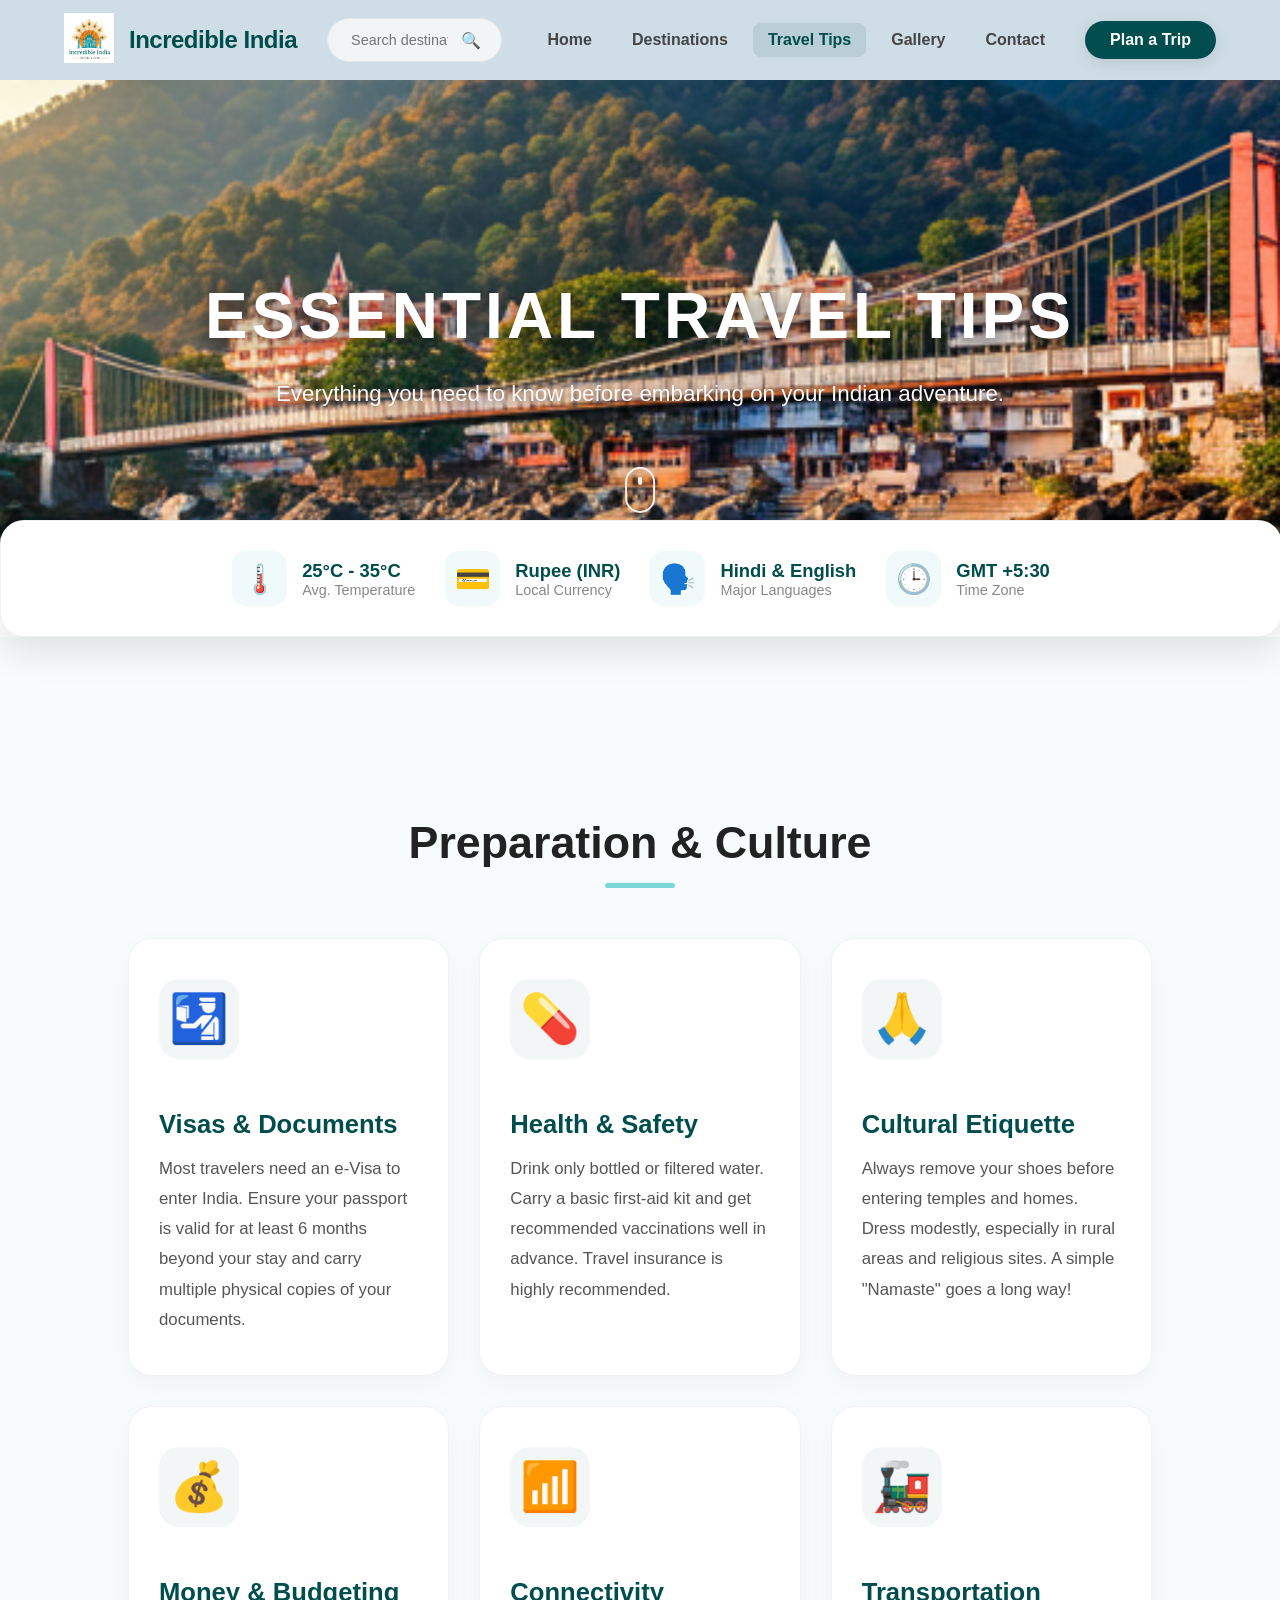
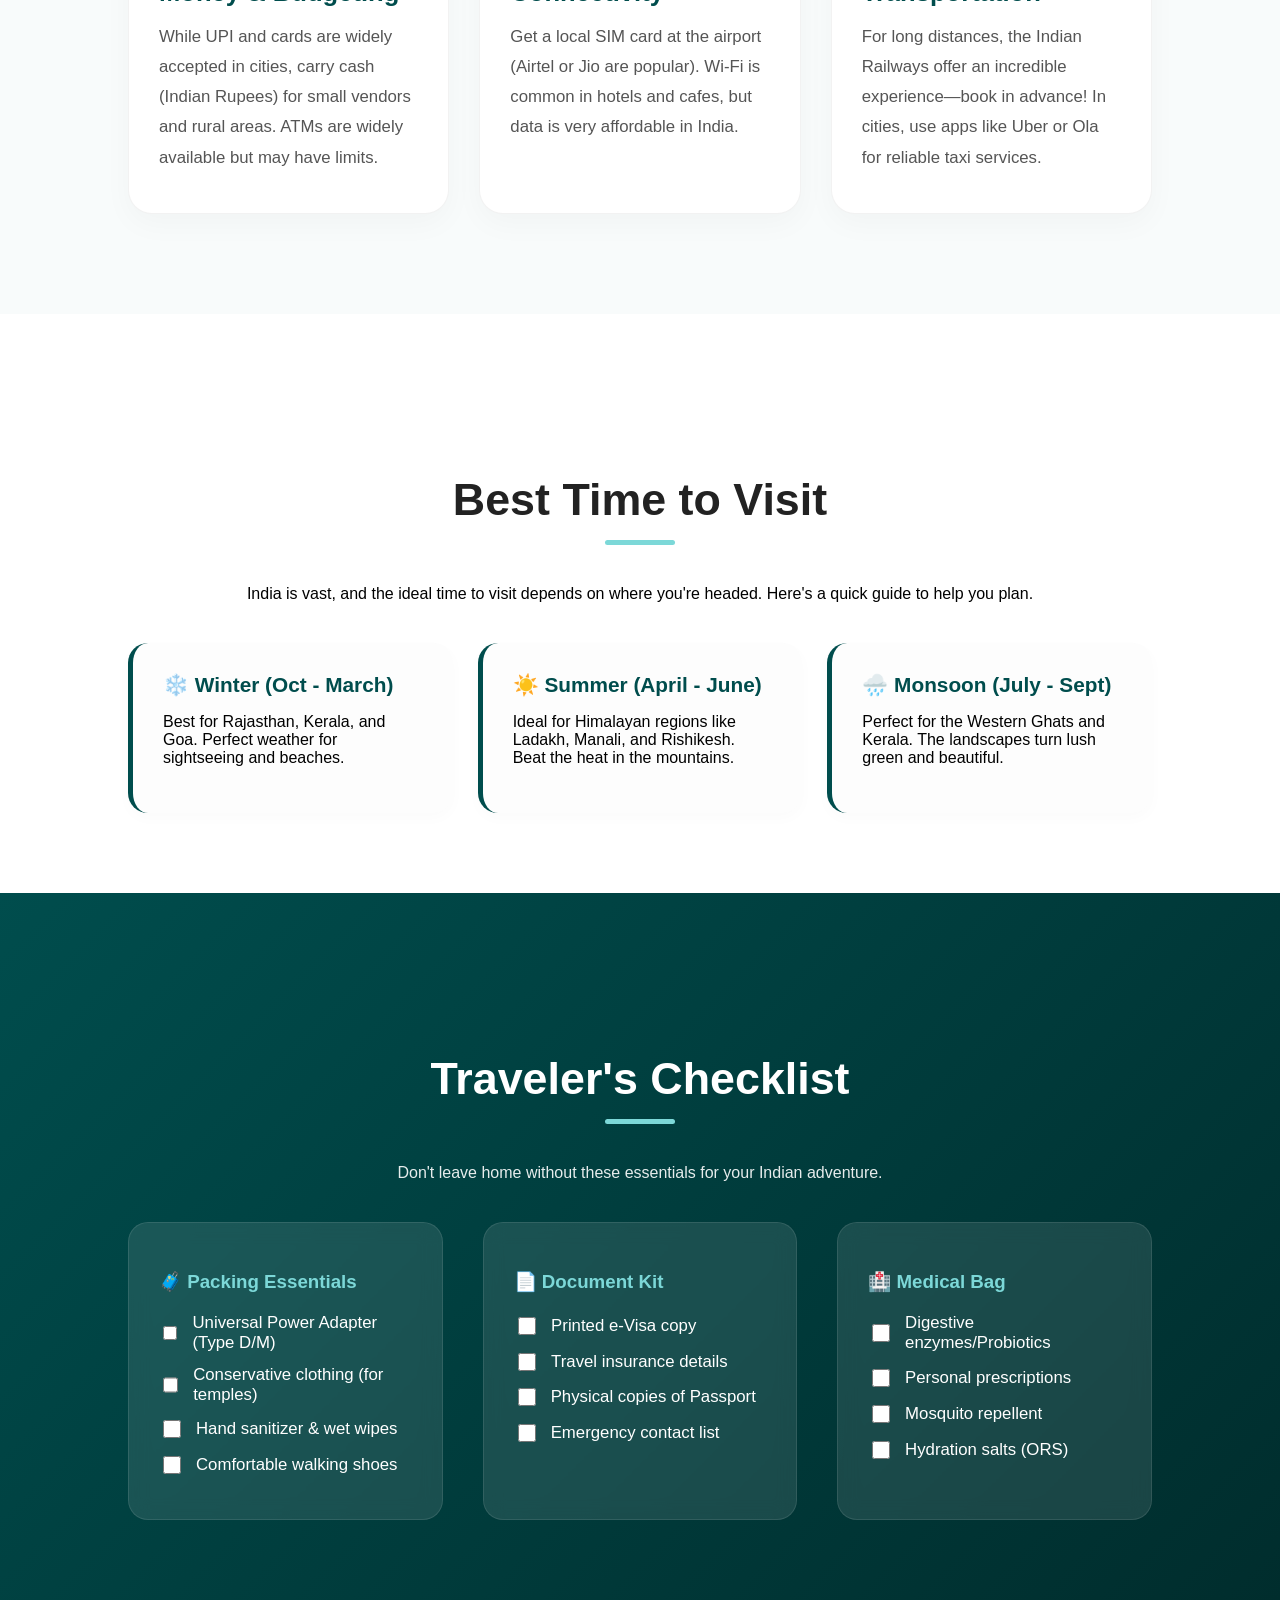
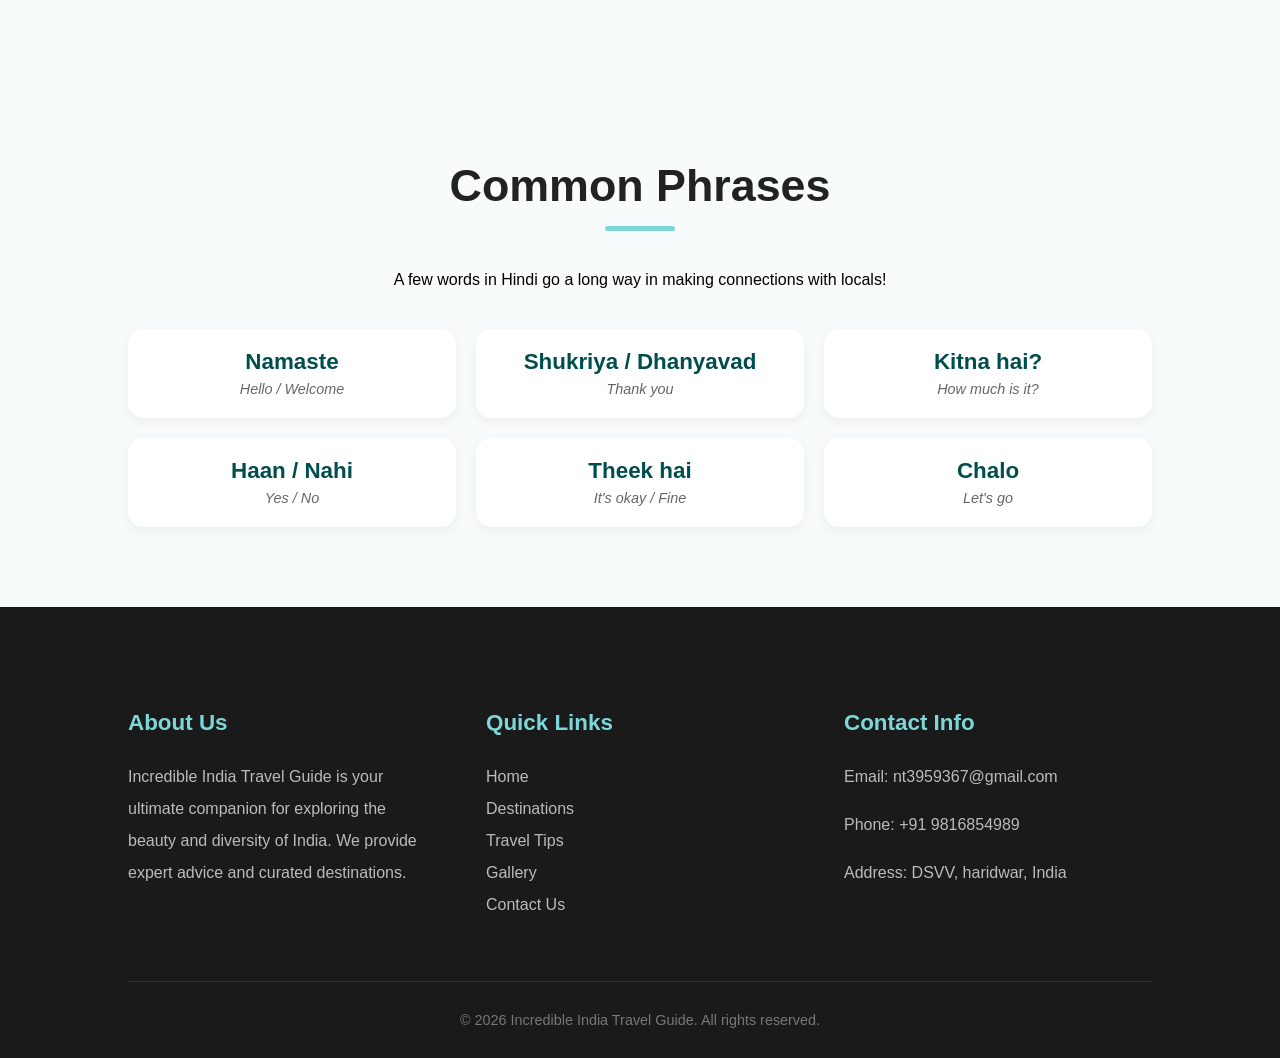
<file: travel_tips.html>
<!DOCTYPE html>
<html lang="en">
<head>
    <meta charset="UTF-8">
    <meta name="viewport" content="width=device-width, initial-scale=1.0">
    <title>Document</title>
    <link rel="stylesheet" href="style.css">
</head>
<body>
   <header> 
    <div class="header-left">
        <a id="logo" href="index.html"><img src="./pictures/logo.png" alt="Logo"></a>
        <h2 class="header-title">Incredible India</h2>
    </div>

    <div class="header-center">
        <div class="search-bar">
            <input type="text" placeholder="Search destinations...">
            <button>🔍</button>
        </div>
    </div>

    <nav>
        <a href="index.html">Home</a>
        <a href="destinations.html">Destinations</a>
        <a href="travel_tips.html" class="active">Travel Tips</a>
        <a href="gallery.html">Gallery</a>
        <a href="contact.html">Contact</a>
        <a href="contact.html" class="nav-btn">Plan a Trip</a>
    </nav>
  </header>
<section class="head-des-image">
    <img id="des-head-img" alt="Rishikesh" class="des-tajmahal" src="pictures/rishikesh.png">
    <div class="des-overlay"></div>
    <div class="des-content">
        <h1 class="des-head-image-heading">Essential Travel Tips</h1>
        <p class="des-head-font">
            Everything you need to know before embarking on your Indian adventure.
        </p>
    </div>
    <div class="scroll-indicator">
        <div class="mouse">
            <div class="wheel"></div>
        </div>
        <div>Scroll to explore</div>
    </div>
</section>

<div class="quick-insights">
    <div class="insight-item">
        <span class="insight-icon">🌡️</span>
        <div class="insight-text">
            <strong>25°C - 35°C</strong>
            <span>Avg. Temperature</span>
        </div>
    </div>
    <div class="insight-item">
        <span class="insight-icon">💳</span>
        <div class="insight-text">
            <strong>Rupee (INR)</strong>
            <span>Local Currency</span>
        </div>
    </div>
    <div class="insight-item">
        <span class="insight-icon">🗣️</span>
        <div class="insight-text">
            <strong>Hindi & English</strong>
            <span>Major Languages</span>
        </div>
    </div>
    <div class="insight-item">
        <span class="insight-icon">🕒</span>
        <div class="insight-text">
            <strong>GMT +5:30</strong>
            <span>Time Zone</span>
        </div>
    </div>
</div>

<main class="tips-container">
    <h2 class="section-title">Preparation & Culture</h2>
    
    <div class="tips-grid">
        <div class="tip-card">
            <div class="tip-icon"><span>🛂</span></div>
            <h3>Visas & Documents</h3>
            <p>Most travelers need an e-Visa to enter India. Ensure your passport is valid for at least 6 months beyond your stay and carry multiple physical copies of your documents.</p>
        </div>

        <div class="tip-card">
            <div class="tip-icon"><span>💊</span></div>
            <h3>Health & Safety</h3>
            <p>Drink only bottled or filtered water. Carry a basic first-aid kit and get recommended vaccinations well in advance. Travel insurance is highly recommended.</p>
        </div>

        <div class="tip-card">
            <div class="tip-icon"><span>🙏</span></div>
            <h3>Cultural Etiquette</h3>
            <p>Always remove your shoes before entering temples and homes. Dress modestly, especially in rural areas and religious sites. A simple "Namaste" goes a long way!</p>
        </div>

        <div class="tip-card">
            <div class="tip-icon"><span>💰</span></div>
            <h3>Money & Budgeting</h3>
            <p>While UPI and cards are widely accepted in cities, carry cash (Indian Rupees) for small vendors and rural areas. ATMs are widely available but may have limits.</p>
        </div>

        <div class="tip-card">
            <div class="tip-icon"><span>📶</span></div>
            <h3>Connectivity</h3>
            <p>Get a local SIM card at the airport (Airtel or Jio are popular). Wi-Fi is common in hotels and cafes, but data is very affordable in India.</p>
        </div>

        <div class="tip-card">
            <div class="tip-icon"><span>🚂</span></div>
            <h3>Transportation</h3>
            <p>For long distances, the Indian Railways offer an incredible experience—book in advance! In cities, use apps like Uber or Ola for reliable taxi services.</p>
        </div>
    </div>
</main>

<section class="seasonal-section">
    <h2 class="section-title">Best Time to Visit</h2>
    <p class="text-center" style="max-width: 800px; margin: 0 auto;">India is vast, and the ideal time to visit depends on where you're headed. Here's a quick guide to help you plan.</p>
    
    <div class="seasonal-grid">
        <div class="season-card">
            <h4>❄️ Winter (Oct - March)</h4>
            <p>Best for Rajasthan, Kerala, and Goa. Perfect weather for sightseeing and beaches.</p>
        </div>
        <div class="season-card">
            <h4>☀️ Summer (April - June)</h4>
            <p>Ideal for Himalayan regions like Ladakh, Manali, and Rishikesh. Beat the heat in the mountains.</p>
        </div>
        <div class="season-card">
            <h4>🌧️ Monsoon (July - Sept)</h4>
            <p>Perfect for the Western Ghats and Kerala. The landscapes turn lush green and beautiful.</p>
        </div>
    </div>
</section>

<section class="checklist-section">
    <h2 class="section-title" style="color: white;">Traveler's Checklist</h2>
    <p class="text-center" style="opacity: 0.9;">Don't leave home without these essentials for your Indian adventure.</p>
    
    <div class="checklist-container">
        <div class="checklist-box">
            <h3>🧳 Packing Essentials</h3>
            <div class="checklist-item"><input type="checkbox"> <span>Universal Power Adapter (Type D/M)</span></div>
            <div class="checklist-item"><input type="checkbox"> <span>Conservative clothing (for temples)</span></div>
            <div class="checklist-item"><input type="checkbox"> <span>Hand sanitizer & wet wipes</span></div>
            <div class="checklist-item"><input type="checkbox"> <span>Comfortable walking shoes</span></div>
        </div>
        
        <div class="checklist-box">
            <h3>📄 Document Kit</h3>
            <div class="checklist-item"><input type="checkbox"> <span>Printed e-Visa copy</span></div>
            <div class="checklist-item"><input type="checkbox"> <span>Travel insurance details</span></div>
            <div class="checklist-item"><input type="checkbox"> <span>Physical copies of Passport</span></div>
            <div class="checklist-item"><input type="checkbox"> <span>Emergency contact list</span></div>
        </div>
        
        <div class="checklist-box">
            <h3>🏥 Medical Bag</h3>
            <div class="checklist-item"><input type="checkbox"> <span>Digestive enzymes/Probiotics</span></div>
            <div class="checklist-item"><input type="checkbox"> <span>Personal prescriptions</span></div>
            <div class="checklist-item"><input type="checkbox"> <span>Mosquito repellent</span></div>
            <div class="checklist-item"><input type="checkbox"> <span>Hydration salts (ORS)</span></div>
        </div>
    </div>
</section>

<section class="phrases-section">
    <h2 class="section-title">Common Phrases</h2>
    <p class="text-center">A few words in Hindi go a long way in making connections with locals!</p>
    
    <div class="phrases-grid">
        <div class="phrase-card">
            <span class="hindi">Namaste</span>
            <span class="meaning">Hello / Welcome</span>
        </div>
        <div class="phrase-card">
            <span class="hindi">Shukriya / Dhanyavad</span>
            <span class="meaning">Thank you</span>
        </div>
        <div class="phrase-card">
            <span class="hindi">Kitna hai?</span>
            <span class="meaning">How much is it?</span>
        </div>
        <div class="phrase-card">
            <span class="hindi">Haan / Nahi</span>
            <span class="meaning">Yes / No</span>
        </div>
        <div class="phrase-card">
            <span class="hindi">Theek hai</span>
            <span class="meaning">It's okay / Fine</span>
        </div>
        <div class="phrase-card">
            <span class="hindi">Chalo</span>
            <span class="meaning">Let's go</span>
        </div>
    </div>
</section>
<footer>
    <div class="footer-container">
        <div class="footer-box">
            <h3>About Us</h3>
            <p>Incredible India Travel Guide is your ultimate companion for exploring the beauty and diversity of India. We provide expert advice and curated destinations.</p>
        </div>
        <div class="footer-box">
            <h3>Quick Links</h3>
            <a href="index.html">Home</a>
            <a href="destinations.html">Destinations</a>
            <a href="travel_tips.html">Travel Tips</a>
            <a href="gallery.html">Gallery</a>
            <a href="contact.html">Contact Us</a>
        </div>
        <div class="footer-box">
            <h3>Contact Info</h3>
            <p>Email: nt3959367@gmail.com</p>
            <p>Phone: +91 9816854989</p>
            <p>Address: DSVV, haridwar, India</p>
        </div>
    </div>
    <div class="footer-bottom">
        &copy; 2026 Incredible India Travel Guide. All rights reserved.
    </div>
</footer>
</body>
</html>
</file>
<file: style.css>
body{
    margin: 0px;
    padding: 0px;
    font-family:'Segoe UI', Tahoma, Geneva, Verdana, sans-serif;
    
}



/* index css */
body{
    margin: 0%;
    padding: 0%;
    background-color: rgb(255, 255, 255);
}
header {
    background-color: #cfdde7;
    height: 80px;
    display: flex;
    align-items: center;
    justify-content: space-between;
    padding: 0 5%;
    position: sticky;
    top: 0;
    z-index: 1000;
}

.header-left {
    display: flex;
    align-items: center;
    gap: 15px;
}

#logo img {
    height: 50px;
    width: auto;
    transition: 0.3s;
}

#logo:hover img {
    transform: scale(1.05);
}

.header-title {
    font-size: 1.5rem;
    font-weight: 800;
    color: #004d4d;
    margin: 0;
    letter-spacing: -0.5px;
    text-transform: capitalize;
}

.header-center {
    flex: 1;
    max-width: 400px;
    margin: 0 30px;
}

.search-bar {
    display: flex;
    background: #f1f5f5;
    border-radius: 50px;
    padding: 5px 15px;
    border: 1px solid #e0e7e7;
    transition: 0.3s;
}

.search-bar:focus-within {
    background: #fff;
    border-color: #004d4d;
    box-shadow: 0 0 0 3px rgba(0, 77, 77, 0.1);
}

.search-bar input {
    border: none;
    background: transparent;
    padding: 8px;
    width: 100%;
    outline: none;
    font-size: 0.9rem;
    color: #333;
}

.search-bar button {
    background: none;
    border: none;
    cursor: pointer;
    color: #004d4d;
    font-size: 1rem;
    padding: 0 5px;
}

nav {
    display: flex;
    align-items: center;
    gap: 10px;
}

nav a {
    text-decoration: none;
    padding: 8px 15px;
    color: #444;
    font-size: 16px;
    font-weight: 600;
    transition: 0.3s;
    border-radius: 8px;
}

nav a:hover {
    color: #004d4d;
    background: rgba(0, 77, 77, 0.05);
}

nav a.active {
    color: #004d4d;
    background: rgba(0, 77, 77, 0.1);
}

/* Nav Button Style */
.nav-btn {
    background-color: #004d4d;
    color: white !important;
    padding: 10px 25px !important;
    border-radius: 30px;
    margin-left: 15px;
    font-weight: 600;
    box-shadow: 0 4px 15px rgba(0,0,0,0.1);
}

.nav-btn:hover {
    background-color: #003333;
    transform: translateY(-2px);
    box-shadow: 0 6px 20px rgba(0,0,0,0.15);
}

/* Section Title */
.section-title {
    text-align: center;
    font-size: 2.8rem;
    margin: 80px 0 40px;
    color: #222;
    font-weight: 800;
}

.section-title::after {
    content: '';
    display: block;
    width: 70px;
    height: 5px;
    background: #7cd8d8;
    margin: 15px auto 0;
    border-radius: 10px;
}

/* Home Info Section */
.home-info-section {
    padding: 100px 10%;
    background-color: #fff;
    display: flex;
    flex-wrap: wrap;
    gap: 60px;
    align-items: center;
    justify-content: center;
}

.home-info-content {
    flex: 1;
    min-width: 300px;
}

.home-info-content h2 {
    font-size: 2.5rem;
    color: #333;
    margin-bottom: 25px;
    position: relative;
    left: 0;
    display: block;
}

.home-info-content p {
    font-size: 1.15rem;
    line-height: 1.8;
    color: #555;
    margin-bottom: 30px;
}

.home-info-image {
    flex: 1;
    min-width: 300px;
    border-radius: 20px;
    overflow: hidden;
    box-shadow: 0 20px 40px rgba(0,0,0,0.1);
}

.home-info-image img {
    width: 100%;
    height: auto;
    display: block;
    transition: 0.5s;
}

.home-info-image:hover img {
    transform: scale(1.05);
}

/* Footer Styles */
footer {
    background-color: #1a1a1a;
    color: #fff;
    padding: 80px 10% 30px;
    margin-top: 0;
}

.footer-container {
    display: grid;
    grid-template-columns: repeat(auto-fit, minmax(250px, 1fr));
    gap: 50px;
    max-width: 1200px;
    margin: 0 auto;
}

.footer-box h3 {
    font-size: 1.4rem;
    margin-bottom: 25px;
    color: #7cd8d8;
}

.footer-box p, .footer-box a {
    color: #bbb;
    font-size: 1rem;
    line-height: 2;
    display: block;
    text-decoration: none;
    padding: 0;
}

.footer-box a:hover {
    color: #7cd8d8;
    padding-left: 5px;
}

.footer-bottom {
    text-align: center;
    margin-top: 60px;
    padding-top: 30px;
    border-top: 1px solid #333;
    color: #777;
    font-size: 0.9rem;
}

/* Responsive adjustments */
@media (max-width: 992px) {
    header h2 {
        display: none;
    }
    nav {
        right: 20px;
    }
}


.bg-h1{
     
    text-align: center;
    font-size: 50px;
    font-weight: bold;
    margin-bottom: 20px;
    color: #333;
    position: absolute;
    top: 50%;
    left: 50%;
    transform: translate(-50%, -50%);
}


/* featured destination css */

.featured-destinations {
    padding: 60px 5%;
    background-color: #f9f9f9;
}

.featured-Destinations {
    display: grid;
    grid-template-columns: repeat(2, 1fr);
    gap: 30px;
    max-width: 1200px;
    margin: 0 auto;
}

.fetured-cards {
    position: relative;
    overflow: hidden;
    border-radius: 15px;
    height: 400px;
    box-shadow: 0 10px 30px rgba(0,0,0,0.1);
    cursor: pointer;
    animation: fadeInUp 0.8s ease backwards;
}

.fetured-cards:nth-child(1) { animation-delay: 0.1s; }
.fetured-cards:nth-child(2) { animation-delay: 0.2s; }
.fetured-cards:nth-child(3) { animation-delay: 0.3s; }
.fetured-cards:nth-child(4) { animation-delay: 0.4s; }

.fetured-img {
    width: 100%;
    height: 100%;
    object-fit: cover;
    transition: transform 0.6s cubic-bezier(0.25, 1, 0.5, 1);
}

.feture-discription {
    position: absolute;
    bottom: 0;
    left: 0;
    width: 100%;
    padding: 40px 25px 25px;
    background: linear-gradient(transparent, rgba(0,0,0,0.85));
    color: white;
    text-align: left;
    transition: transform 0.4s ease;
    box-sizing: border-box;
}

.fetured-name {
    font-size: 28px;
    font-weight: 700;
    margin: 0 0 10px 0;
    color: #fff;
    text-shadow: 0 2px 4px rgba(0,0,0,0.3);
}

.fetured-short-dis {
    font-size: 16px;
    line-height: 1.5;
    margin: 0;
    color: rgba(255,255,255,0.9);
    opacity: 0.8;
    transition: opacity 0.3s ease;
}

/* Hover Effects */
.fetured-cards:hover .fetured-img {
    transform: scale(1.1);
}

.fetured-cards:hover .feture-discription {
    transform: translateY(-5px);
}

.fetured-cards:hover .fetured-short-dis {
    opacity: 1;
}

/* Responsive for small screens */
@media (max-width: 768px) {
    .featured-Destinations {
        grid-template-columns: 1fr;
    }
    .fetured-cards {
        height: 300px;
    }
}


/* contact form css */

.contact-form{
      text-align: center;
      justify-content: center; 
      
}

#name:focus {
    border-color: rgb(255, 9, 83);
    outline:none;
}
#name{
    height: 25px;  
    width: 200px;
    background-color: rgb(133, 245, 193);

}
#email:focus {
    border-color: rgb(255, 9, 83);
    outline:none;
}
#email{
    height: 25px;  
    width: 200px;
    background-color: rgb(133, 245, 193);
}
#textarea:focus {
    border-color: rgb(255, 9, 83);
    outline:none;
}
#textarea{
    width: 200px;
    background-color: rgb(133, 245, 193);
    border: 2px solid rgb(95, 68, 68);
}
 
#contact-submit-button{
    background-color: rgb(206, 133, 228);
    color: rgb(0, 0, 0);
    height: 30px;
    
    border: 2px solid rgb(247, 213, 245);
    
}
#contact-submit-button:hover {
    background-color: rgb(207, 12, 149);
}

/* Tips Section Styles */
.tips-container {
    padding: 100px 10%;
    background-color: #f8fbfb;
}

.tips-grid {
    display: grid;
    grid-template-columns: repeat(auto-fit, minmax(320px, 1fr));
    gap: 30px;
    margin-top: 50px;
}

.tip-card {
    background: #ffffff;
    padding: 40px 30px;
    border-radius: 24px;
    border: 1px solid rgba(0, 0, 0, 0.05);
    transition: all 0.4s cubic-bezier(0.175, 0.885, 0.32, 1.275);
    display: flex;
    flex-direction: column;
    align-items: flex-start;
    position: relative;
    overflow: hidden;
    box-shadow: 0 10px 30px rgba(0, 0, 0, 0.03);
    animation: fadeInUp 0.8s ease backwards;
}

.tip-card:nth-child(1) { animation-delay: 0.1s; }
.tip-card:nth-child(2) { animation-delay: 0.2s; }
.tip-card:nth-child(3) { animation-delay: 0.3s; }
.tip-card:nth-child(4) { animation-delay: 0.4s; }
.tip-card:nth-child(5) { animation-delay: 0.5s; }
.tip-card:nth-child(6) { animation-delay: 0.6s; }

.tip-card::before {
    content: '';
    position: absolute;
    top: 0;
    left: 0;
    width: 100%;
    height: 4px;
    background: linear-gradient(90deg, #004d4d, #7cd8d8);
    opacity: 0;
    transition: 0.3s;
}

.tip-card:hover {
    transform: translateY(-12px);
    box-shadow: 0 25px 50px rgba(0, 77, 77, 0.1);
    border-color: rgba(124, 216, 216, 0.3);
}

.tip-card:hover::before {
    opacity: 1;
}

.tip-icon {
    font-size: 3rem;
    margin-bottom: 25px;
    background: rgba(0, 77, 77, 0.05);
    width: 80px;
    height: 80px;
    display: flex;
    align-items: center;
    justify-content: center;
    border-radius: 20px;
    transition: 0.3s;
}

.tip-card:hover .tip-icon {
    background: #004d4d;
    transform: rotate(10deg);
}

.tip-card:hover .tip-icon span {
    filter: brightness(0) invert(1);
}

.tip-card h3 {
    font-size: 1.6rem;
    margin-bottom: 15px;
    color: #004d4d;
    font-weight: 700;
}

.tip-card p {
    color: #555;
    line-height: 1.8;
    margin: 0;
    font-size: 1.05rem;
}

/* Destinations Improvements */
.destinations-hero {
    background: url('pictures/ladakh.png');
    background-size: cover;
    background-position: center;
    height: 400px;
    display: flex;
    align-items: center;
    justify-content: center;
    color: white;
    text-align: center;
}

.destinations-hero h1 {
    font-size: 4rem;
    letter-spacing: 5px;
    text-transform: uppercase;
}



/* Seasonal Guide */
.seasonal-section {
    padding: 80px 10%;
    background-color: #fff;
}

.seasonal-grid {
    display: grid;
    grid-template-columns: repeat(auto-fit, minmax(280px, 1fr));
    gap: 25px;
    margin-top: 40px;
}

.season-card {
    background: #fdfdfd;
    padding: 30px;
    border-radius: 20px;
    border-left: 5px solid #004d4d;
    box-shadow: 0 5px 15px rgba(0,0,0,0.02);
    transition: 0.3s;
}

.season-card:hover {
    transform: translateX(10px);
    background: #f1fafa;
}

.season-card h4 {
    color: #004d4d;
    margin: 0 0 10px 0;
    font-size: 1.3rem;
}

/* Checklist Section */
.checklist-section {
    padding: 80px 10%;
    background: linear-gradient(135deg, #004d4d, #002d2d);
    color: white;
}

.checklist-container {
    display: grid;
    grid-template-columns: repeat(auto-fit, minmax(300px, 1fr));
    gap: 40px;
    margin-top: 40px;
}

.checklist-box {
    background: rgba(255, 255, 255, 0.1);
    backdrop-filter: blur(10px);
    padding: 30px;
    border-radius: 20px;
    border: 1px solid rgba(255, 255, 255, 0.1);
}

.checklist-box h3 {
    margin-bottom: 20px;
    color: #7cd8d8;
}

.checklist-item {
    display: flex;
    align-items: center;
    gap: 12px;
    margin-bottom: 12px;
    font-size: 1.05rem;
}

.checklist-item input[type="checkbox"] {
    width: 18px;
    height: 18px;
    cursor: pointer;
    accent-color: #7cd8d8;
}

/* Phrases Section */
.phrases-section {
    padding: 80px 10%;
    background: #f8fbfb;
}

.phrases-grid {
    display: grid;
    grid-template-columns: repeat(auto-fit, minmax(250px, 1fr));
    gap: 20px;
    margin-top: 40px;
}

.phrase-card {
    background: white;
    padding: 20px;
    border-radius: 15px;
    text-align: center;
    box-shadow: 0 4px 12px rgba(0,0,0,0.05);
    transition: 0.3s;
}

.phrase-card:hover {
    background: #004d4d;
    color: white;
}

.phrase-card:hover .hindi { color: #7cd8d8; }

.phrase-card .hindi {
    font-size: 1.4rem;
    font-weight: 700;
    color: #004d4d;
    margin-bottom: 5px;
    display: block;
}

.phrase-card .meaning {
    font-size: 0.9rem;
    color: #666;
    font-style: italic;
}
.phrase-card:hover .meaning { color: #ccc; }

/* General Utilities */
.text-center { text-align: center; }
.mt-50 { margin-top: 50px; }
.mb-30 { margin-bottom: 30px; }

.contact-info{
    align-items: center;
    text-align: center;
}
#heading-contact{
    text-align: center;
    height: 30px;
    color: rgb(111, 100, 122);
}



/* destination css */

#head-destinations{
    text-align: center;
    color: lightcoral;
}

/* Grid Container */
.Destinations{
    width: 90%;
    margin: auto;

    display: grid;

    /* Responsive Grid */
    grid-template-columns: repeat(auto-fit, minmax(280px, 1fr));

    gap: 30px;
    padding-bottom: 50px;
}

.dis-cards{
    border: 1px solid #ccc;
    border-radius: 10px;
     
    background: white;
    text-align: center;
    padding: 10px;
}
.dis-cards:hover .dis-img{
    transform: scale(1.05);
}

.dis-img{
    width: 100%;
    height: 200px;
    object-fit: cover;
    border-radius: 5px;
}


/* Button */
.dis-inquire{
    padding: 12px 18px;
    border: none;
    border-radius: 8px;

    background: #ee6f40;
    color: white;

    font-size: 15px;
    cursor: pointer;
    transition: 0.3s;
}

.dis-inquire:hover{
    background: #ce3300;
}
 

.short-dis{
    color: #666;
    line-height: 1.6;
    margin-bottom: 18px;
}

.dis-name{
    font-size: 24px;
    margin-bottom: 10px;
    color: #222;
}


/* Destinations page head image */

/* Quick Insights */
.quick-insights {
    display: flex;
    justify-content: center;
    flex-wrap: wrap;
    gap: 30px;
    padding: 30px 10%;
    background: #fff;
    box-shadow: 0 10px 30px rgba(0,0,0,0.05);
    position: relative;
    z-index: 10;
    margin-top: -40px;
    width: 80%;
    margin-left: auto;
    margin-right: auto;
    border-radius: 20px;
}

.insight-item {
    display: flex;
    align-items: center;
    gap: 15px;
}

.insight-icon {
    font-size: 1.8rem;
    background: #f1fafa;
    width: 50px;
    height: 50px;
    display: flex;
    align-items: center;
    justify-content: center;
    border-radius: 12px;
}

.insight-text {
    display: flex;
    flex-direction: column;
}

.insight-text strong {
    color: #004d4d;
    font-size: 1.1rem;
}

.insight-text span {
    color: #888;
    font-size: 0.85rem;
}

/* Scroll Indicator */
.scroll-indicator {
    position: absolute;
    bottom: 30px;
    left: 50%;
    transform: translateX(-50%);
    display: flex;
    flex-direction: column;
    align-items: center;
    gap: 10px;
    color: white;
    font-size: 0.8rem;
    opacity: 0.8;
    z-index: 2;
}

.mouse {
    width: 25px;
    height: 40px;
    border: 2px solid white;
    border-radius: 20px;
    position: relative;
}

.wheel {
    width: 4px;
    height: 8px;
    background: white;
    border-radius: 2px;
    position: absolute;
    top: 6px;
    left: 50%;
    transform: translateX(-50%);
    animation: scrollWheel 2s infinite;
}

@keyframes scrollWheel {
    0% { opacity: 1; top: 6px; }
    100% { opacity: 0; top: 25px; }
}

.head-des-image {
    position: relative;
    width: 100%;
    height: 500px;
    overflow: hidden;
    display: flex;
    align-items: center;
    justify-content: center;
}

#des-head-img {
    position: absolute;
    top: 0;
    left: 0;
    width: 100%;
    height: 100%;
    object-fit: cover;
    z-index: -1;
}

.des-overlay {
    display: none; /* Removed the black transparent image */
}

.des-content {
    position: relative;
    z-index: 1;
    text-align: center;
    color: rgb(251, 248, 248);
    padding: 20px;
    max-width: 900px;
}

.des-head-image-heading {
    font-size: 4rem;
    font-weight: 800;
    margin-bottom: 20px;
    text-transform: uppercase;
    letter-spacing: 4px;
    text-shadow: 0 4px 20px rgba(0,0,0,0.6);
    color: white;
}

.des-head-font {
    font-size: 1.4rem;
    line-height: 1.6;
    font-weight: 300;
    text-shadow: 0 2px 10px rgba(0,0,0,0.5);
}

/* CTA Section */
.cta-section {
    padding: 100px 10%;
    background: linear-gradient(rgba(0, 77, 77, 0.9), rgba(0, 77, 77, 0.9)), url('pictures/background_image.jpg');
    background-size: cover;
    background-position: center;
    background-attachment: fixed;
    text-align: center;
    color: white;
}

.cta-content h2 {
    font-size: 3rem;
    margin-bottom: 25px;
    font-weight: 800;
}

.cta-content p {
    font-size: 1.25rem;
    margin-bottom: 45px;
    opacity: 0.9;
    max-width: 700px;
    margin-left: auto;
    margin-right: auto;
}

/* Destinations Alignment Improvements */
.Destinations {
    display: grid;
    grid-template-columns: repeat(auto-fill, minmax(350px, 1fr));
    gap: 35px;
    padding: 80px 8%;
    background: #fdfdfd;
    max-width: 1400px;
    margin: 0 auto;
}

.dis-cards {
    background: #ffffff;
    border-radius: 20px;
    overflow: hidden;
    box-shadow: 0 10px 30px rgba(0, 0, 0, 0.05);
    display: flex;
    flex-direction: column;
    height: 100%;
    transition: all 0.4s ease;
    border: 1px solid rgba(0,0,0,0.03);
    text-align: left;
    padding: 0;
    animation: fadeInUp 0.8s ease backwards;
}

.dis-cards:nth-child(1) { animation-delay: 0.1s; }
.dis-cards:nth-child(2) { animation-delay: 0.2s; }
.dis-cards:nth-child(3) { animation-delay: 0.3s; }
.dis-cards:nth-child(4) { animation-delay: 0.4s; }
.dis-cards:nth-child(5) { animation-delay: 0.5s; }
.dis-cards:nth-child(6) { animation-delay: 0.6s; }
.dis-cards:nth-child(7) { animation-delay: 0.7s; }
.dis-cards:nth-child(8) { animation-delay: 0.8s; }
.dis-cards:nth-child(9) { animation-delay: 0.9s; }

.dis-cards:hover {
    transform: translateY(-10px) scale(1.02);
    box-shadow: 0 30px 60px rgba(0, 77, 77, 0.15);
}

.dis-img-container {
    width: 100%;
    height: 250px;
    overflow: hidden;
    position: relative;
}

.dis-img {
    width: 100%;
    height: 100%;
    object-fit: cover;
    transition: 0.6s;
}

.dis-cards:hover .dis-img {
    transform: scale(1.15);
}

.dis-content-box {
    padding: 30px;
    flex-grow: 1;
    display: flex;
    flex-direction: column;
    justify-content: space-between;
    gap: 15px;
}

.dis-name {
    font-size: 1.8rem;
    margin: 0;
    color: #004d4d;
    font-weight: 800;
}

.short-dis {
    font-size: 1.05rem;
    color: #555;
    line-height: 1.7;
    margin: 0;
    flex-grow: 1;
}

.dis-inquire {
    width: 100%;
    background: #004d4d;
    color: #fff;
    padding: 15px;
    border: none;
    border-radius: 12px;
    font-weight: 700;
    font-size: 1rem;
    cursor: pointer;
    transition: 0.3s;
    letter-spacing: 0.5px;
    text-transform: uppercase;
}

.dis-inquire:hover {
    background: #003333;
    box-shadow: 0 5px 15px rgba(0, 77, 77, 0.2);
}

/* Gallery Entrance Animations */
@keyframes fadeInUp {
    from {
        opacity: 0;
        transform: translateY(30px);
    }
    to {
        opacity: 1;
        transform: translateY(0);
    }
}

/* Premium Photo Gallery Styles */
.gallery-hero {
    height: 40vh;
    background: linear-gradient(rgba(0,0,0,0.6), rgba(0,0,0,0.6)), url('pictures/india_hero.png');
    background-size: cover;
    background-position: center;
    background-attachment: fixed;
    display: flex;
    align-items: center;
    justify-content: center;
    text-align: center;
    color: #fff;
}

.gallery-hero-content h1 {
    font-size: 3.5rem;
    margin-bottom: 15px;
    letter-spacing: 2px;
}

.gallery-section {
    padding: 80px 5%;
    background: #fdfdfd;
}

.gallery-grid {
    display: grid;
    grid-template-columns: repeat(auto-fill, minmax(300px, 1fr));
    grid-auto-rows: 250px;
    grid-auto-flow: dense;
    gap: 20px;
    max-width: 1400px;
    margin: 0 auto;
}

.gallery-item {
    position: relative;
    border-radius: 12px;
    overflow: hidden;
    cursor: pointer;
    box-shadow: 0 5px 15px rgba(0,0,0,0.08);
}

/* Proper align grids with varying sizes for photo gallery feel */
.gallery-item.large {
    grid-row: span 2;
    grid-column: span 2;
}

.gallery-item.wide {
    grid-column: span 2;
}

.gallery-item.tall {
    grid-row: span 2;
}

.gallery-item img {
    width: 100%;
    height: 100%;
    object-fit: cover;
    transition: transform 0.8s cubic-bezier(0.2, 1, 0.3, 1);
}

.gallery-overlay {
    position: absolute;
    inset: 0;
    background: rgba(0, 0, 0, 0.4);
    display: flex;
    align-items: center;
    justify-content: center;
    padding: 30px;
    opacity: 1; /* Keep text visible as requested */
    transition: background 0.4s ease;
}

.overlay-content {
    text-align: center;
    color: #fff;
    transform: translateY(0);
    transition: transform 0.4s ease;
    z-index: 2;
}

.overlay-content h3 {
    font-size: 1.5rem;
    font-weight: 700;
    margin-bottom: 10px;
    text-shadow: 0 2px 10px rgba(0,0,0,0.5);
}

.overlay-content p {
    font-size: 0.9rem;
    opacity: 0.9;
    font-weight: 300;
    line-height: 1.4;
    max-width: 250px;
    margin: 0 auto;
    text-shadow: 0 1px 5px rgba(0,0,0,0.5);
}

/* Premium Hover Effects */
.gallery-item:hover img {
    transform: scale(1.1);
}

.gallery-item:hover .gallery-overlay {
    background: rgba(0, 77, 77, 0.7); /* Subtle teal tint on hover */
    backdrop-filter: blur(4px);
}

.gallery-item:hover .overlay-content {
    transform: scale(1.05);
}

@media (max-width: 768px) {
    .gallery-grid {
        grid-template-columns: 1fr;
        grid-auto-rows: 300px;
    }
    .gallery-item.large, .gallery-item.wide, .gallery-item.tall {
        grid-row: span 1;
        grid-column: span 1;
    }
    .gallery-hero-content h1 {
        font-size: 2.5rem;
    }
}

/* Quick Insights */
.quick-insights {
    display: flex;
    justify-content: center;
    flex-wrap: wrap;
    gap: 30px;
    padding: 30px 10%;
    background: #fff;
    box-shadow: 0 15px 35px rgba(0,0,0,0.1);
    position: relative;
    z-index: 10;
    margin: -60px auto 0;
    width: 80%;
    border-radius: 24px;
    border: 1px solid rgba(0, 0, 0, 0.05);
}

.insight-item {
    display: flex;
    align-items: center;
    gap: 15px;
}

.insight-icon {
    font-size: 1.8rem;
    background: #f1fafa;
    width: 55px;
    height: 55px;
    display: flex;
    align-items: center;
    justify-content: center;
    border-radius: 14px;
    transition: 0.3s;
}

.insight-item:hover .insight-icon {
    background: #004d4d;
    transform: translateY(-5px);
    color: white;
}

.insight-text {
    display: flex;
    flex-direction: column;
}

.insight-text strong {
    color: #004d4d;
    font-size: 1.15rem;
    font-weight: 700;
}

.insight-text span {
    color: #888;
    font-size: 0.9rem;
}

/* Scroll Indicator */
.scroll-indicator {
    position: absolute;
    bottom: 40px;
    left: 50%;
    transform: translateX(-50%);
    display: flex;
    flex-direction: column;
    align-items: center;
    gap: 12px;
    color: white;
    font-size: 0.85rem;
    letter-spacing: 1px;
    text-transform: uppercase;
    font-weight: 600;
    opacity: 0.9;
    z-index: 2;
}

.mouse {
    width: 26px;
    height: 42px;
    border: 2px solid white;
    border-radius: 20px;
    position: relative;
}

.wheel {
    width: 4px;
    height: 8px;
    background: white;
    border-radius: 2px;
    position: absolute;
    top: 8px;
    left: 50%;
    transform: translateX(-50%);
    animation: scrollWheel 2s infinite;
}

@keyframes scrollWheel {
    0% { opacity: 1; top: 8px; }
    100% { opacity: 0; top: 28px; }
}

@media (max-width: 992px) {
    .quick-insights {
        width: 90%;
        margin-top: -30px;
        gap: 20px;
        padding: 20px;
    }
}
</file>
